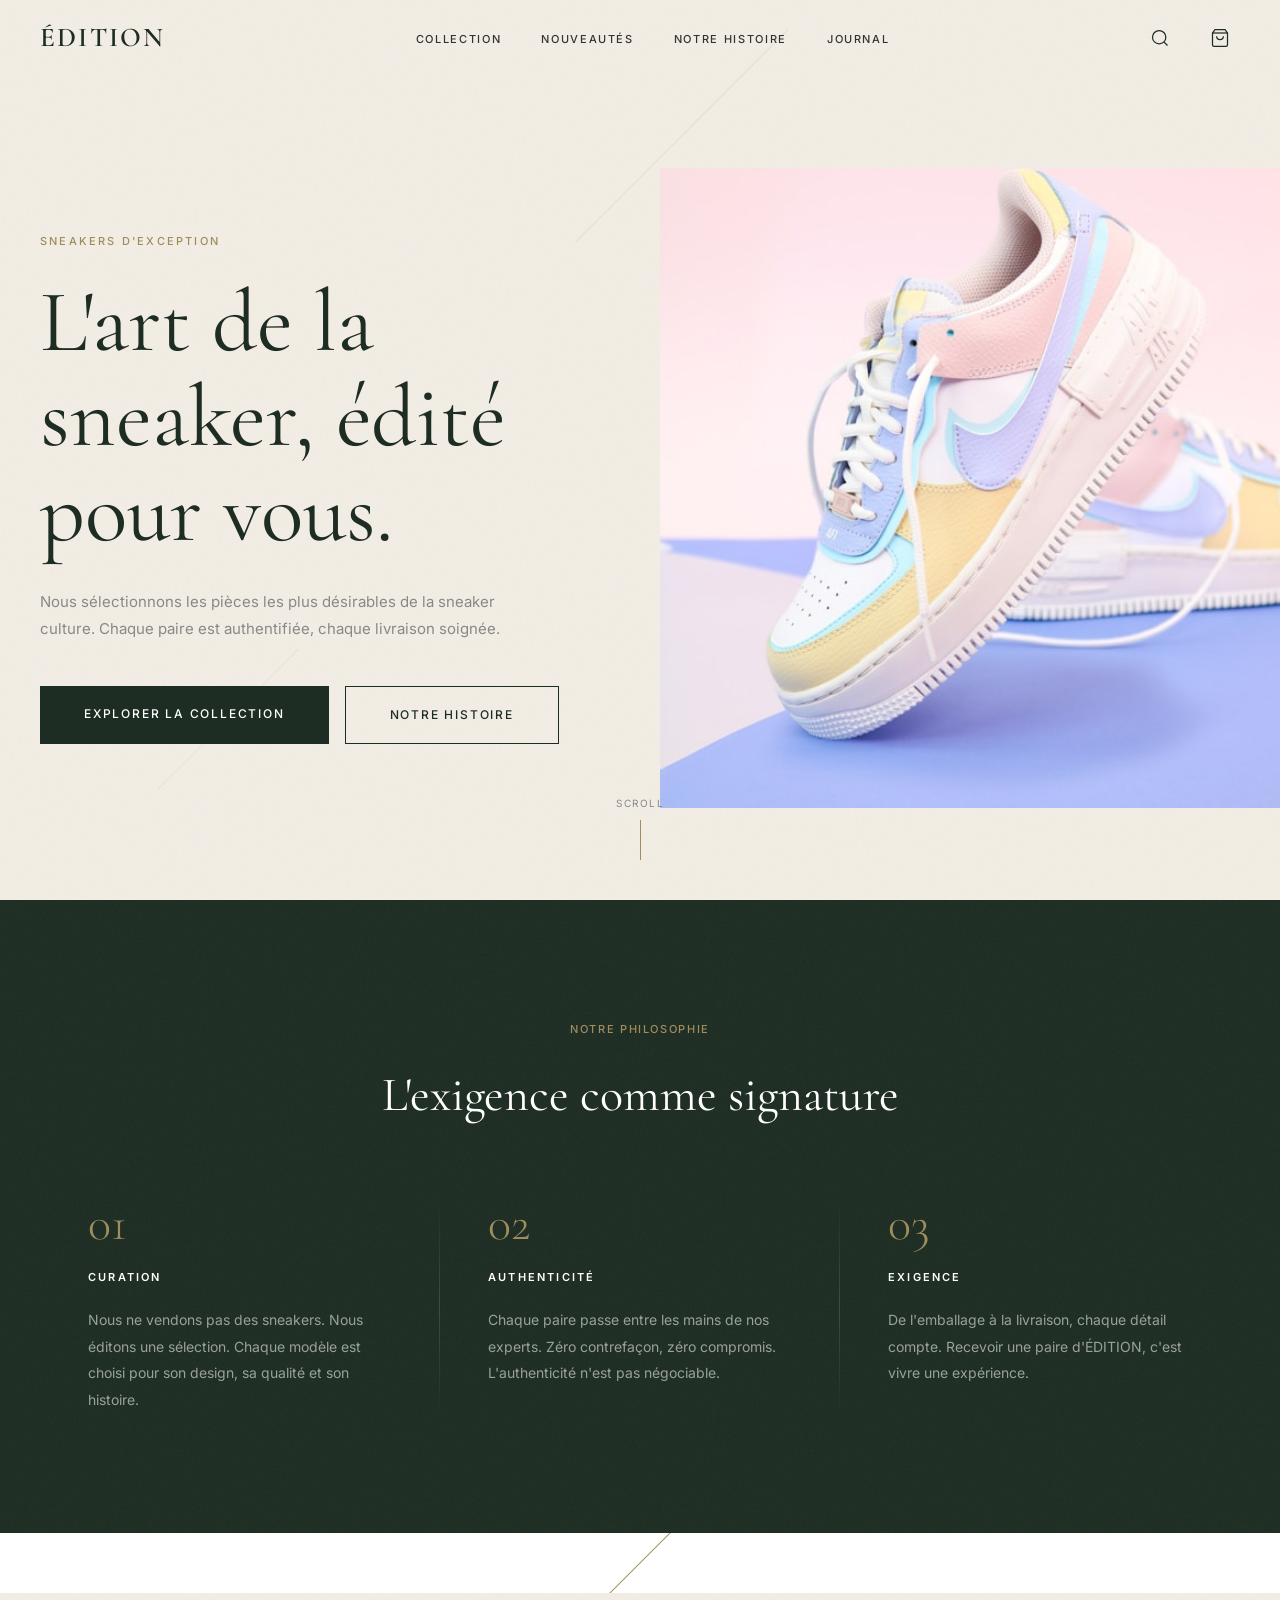
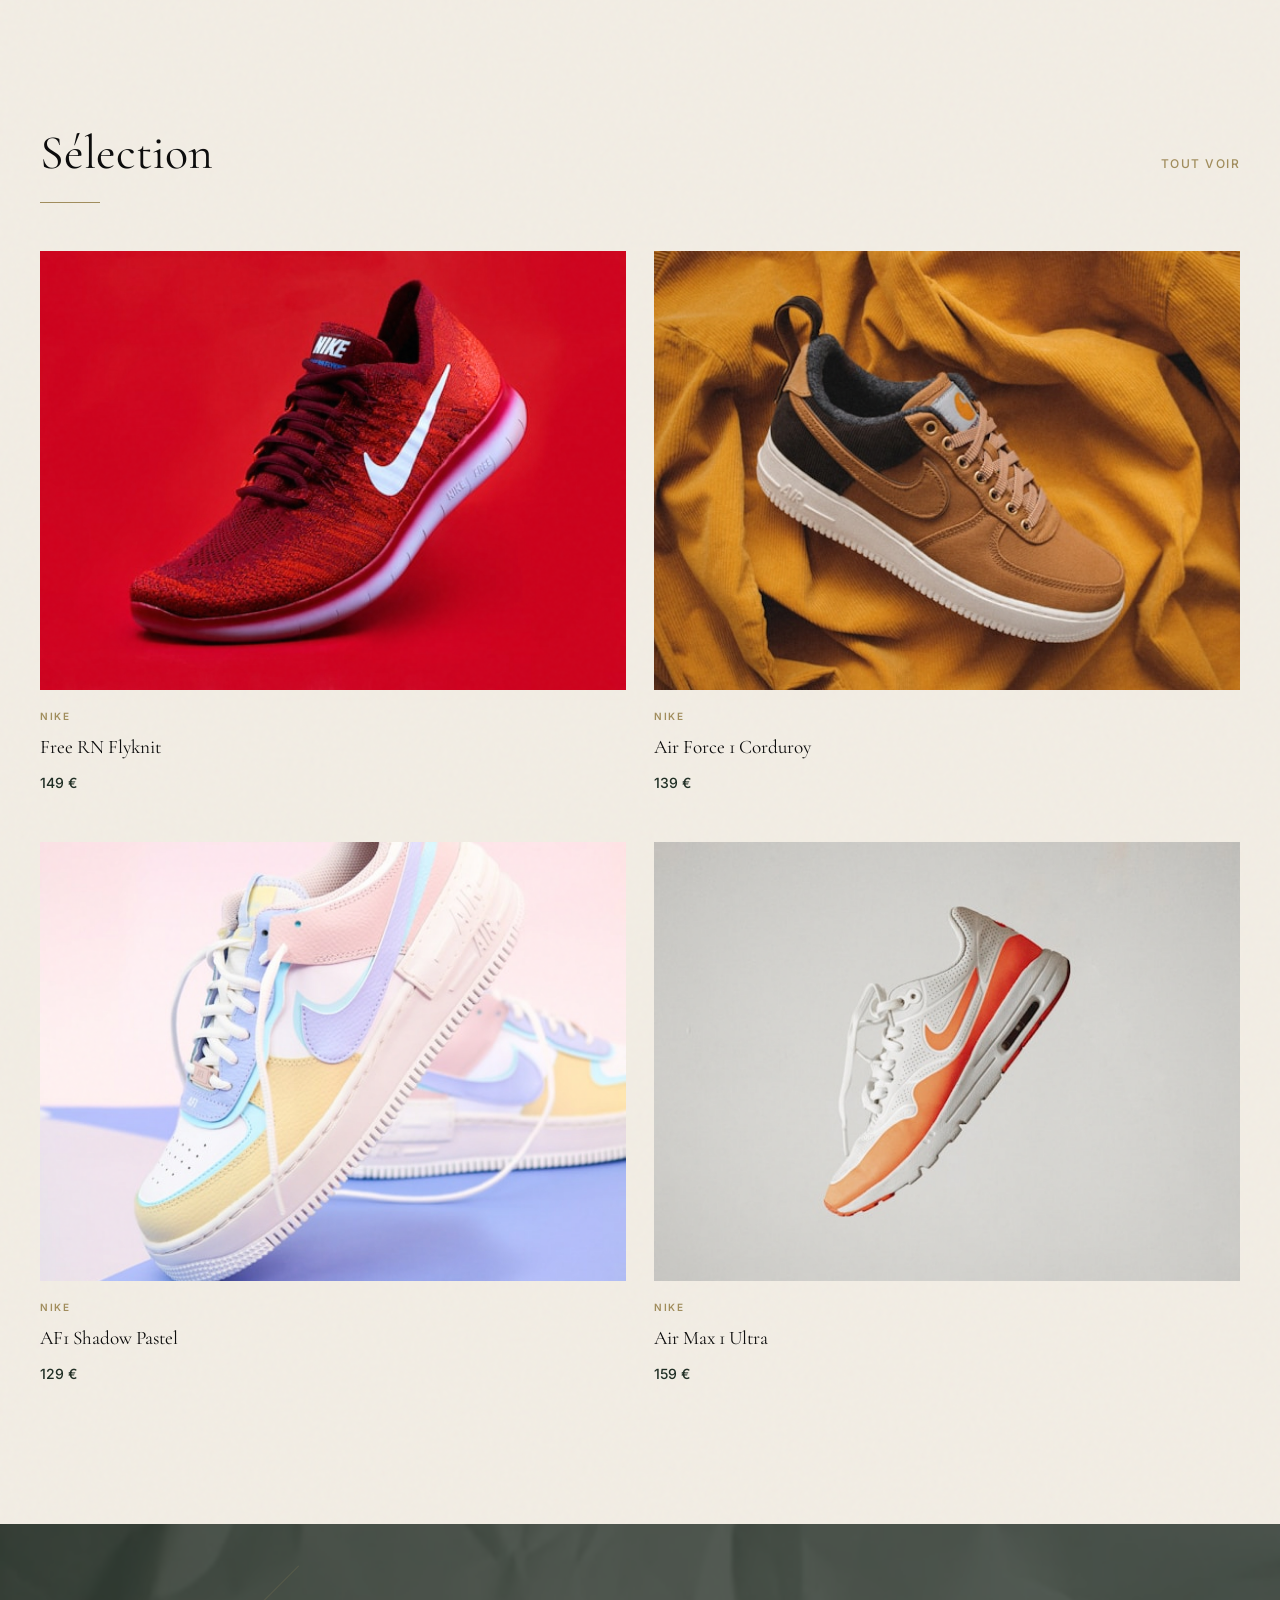
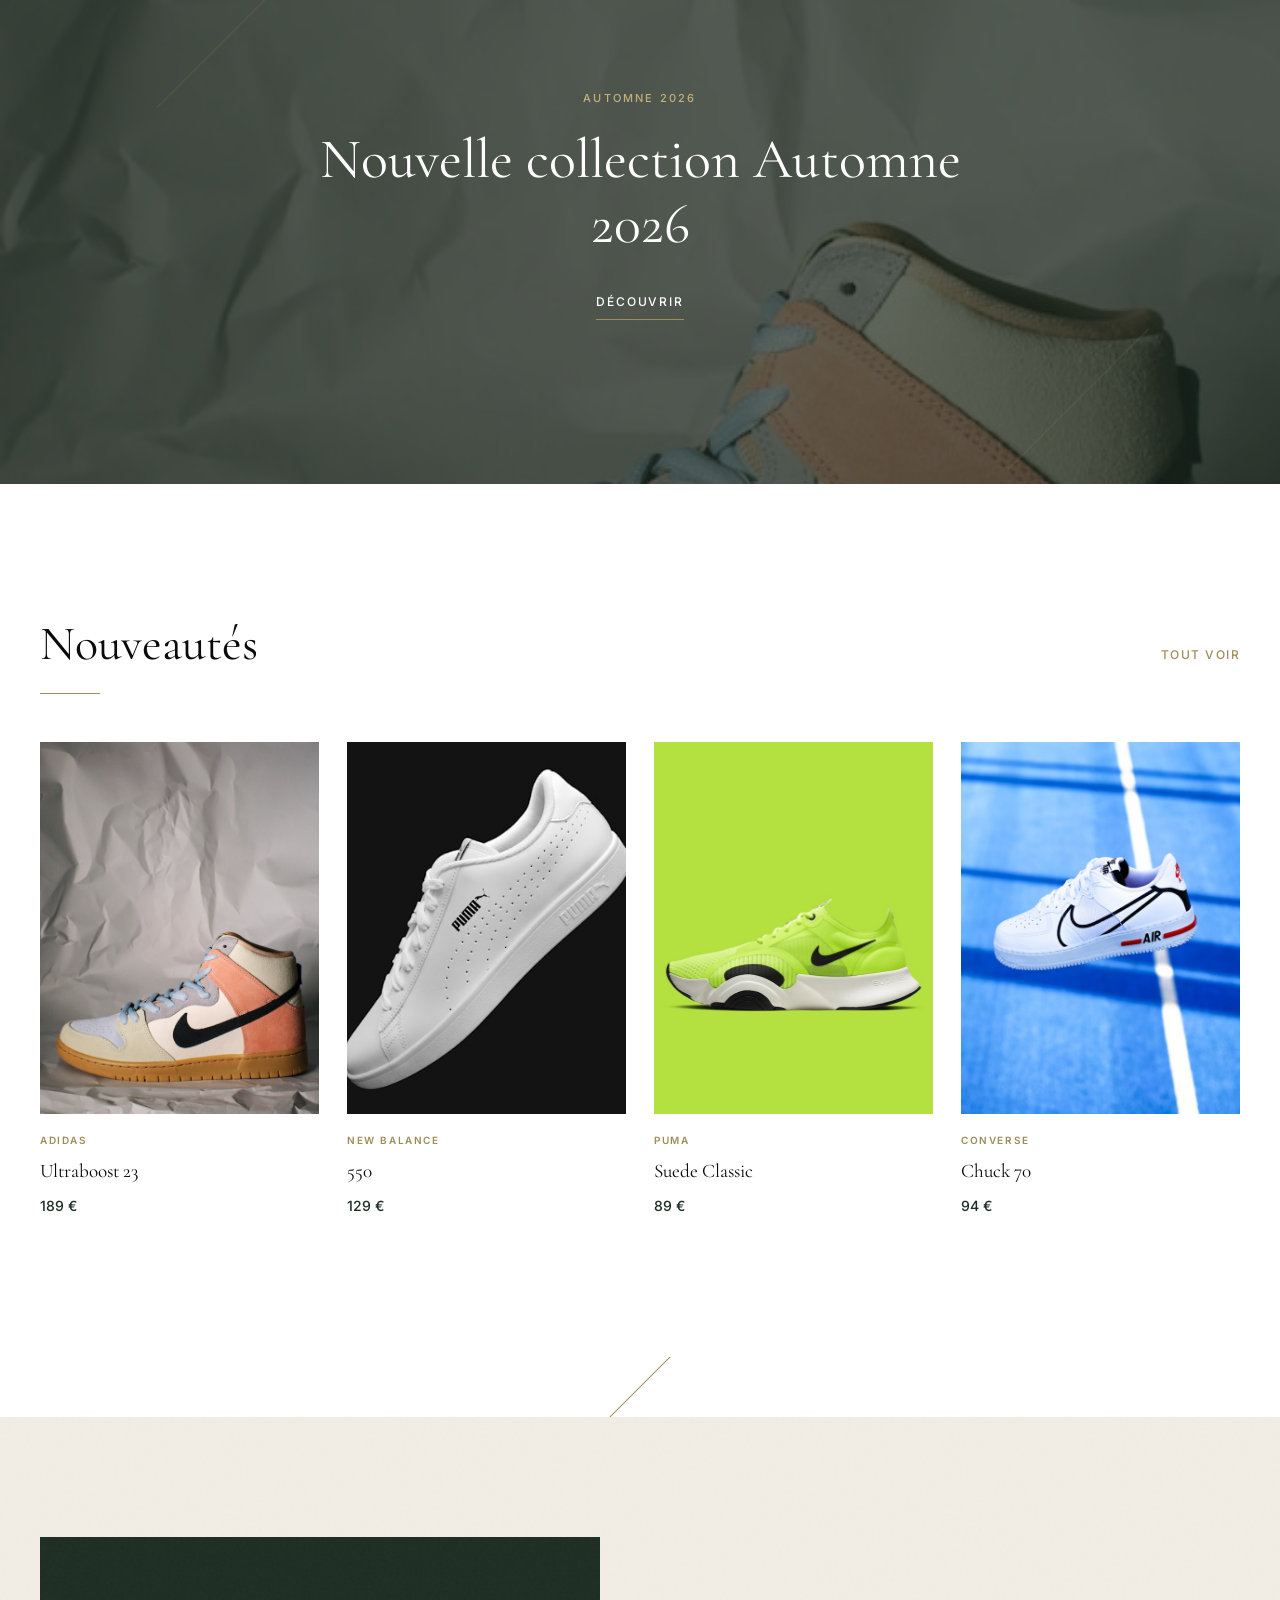
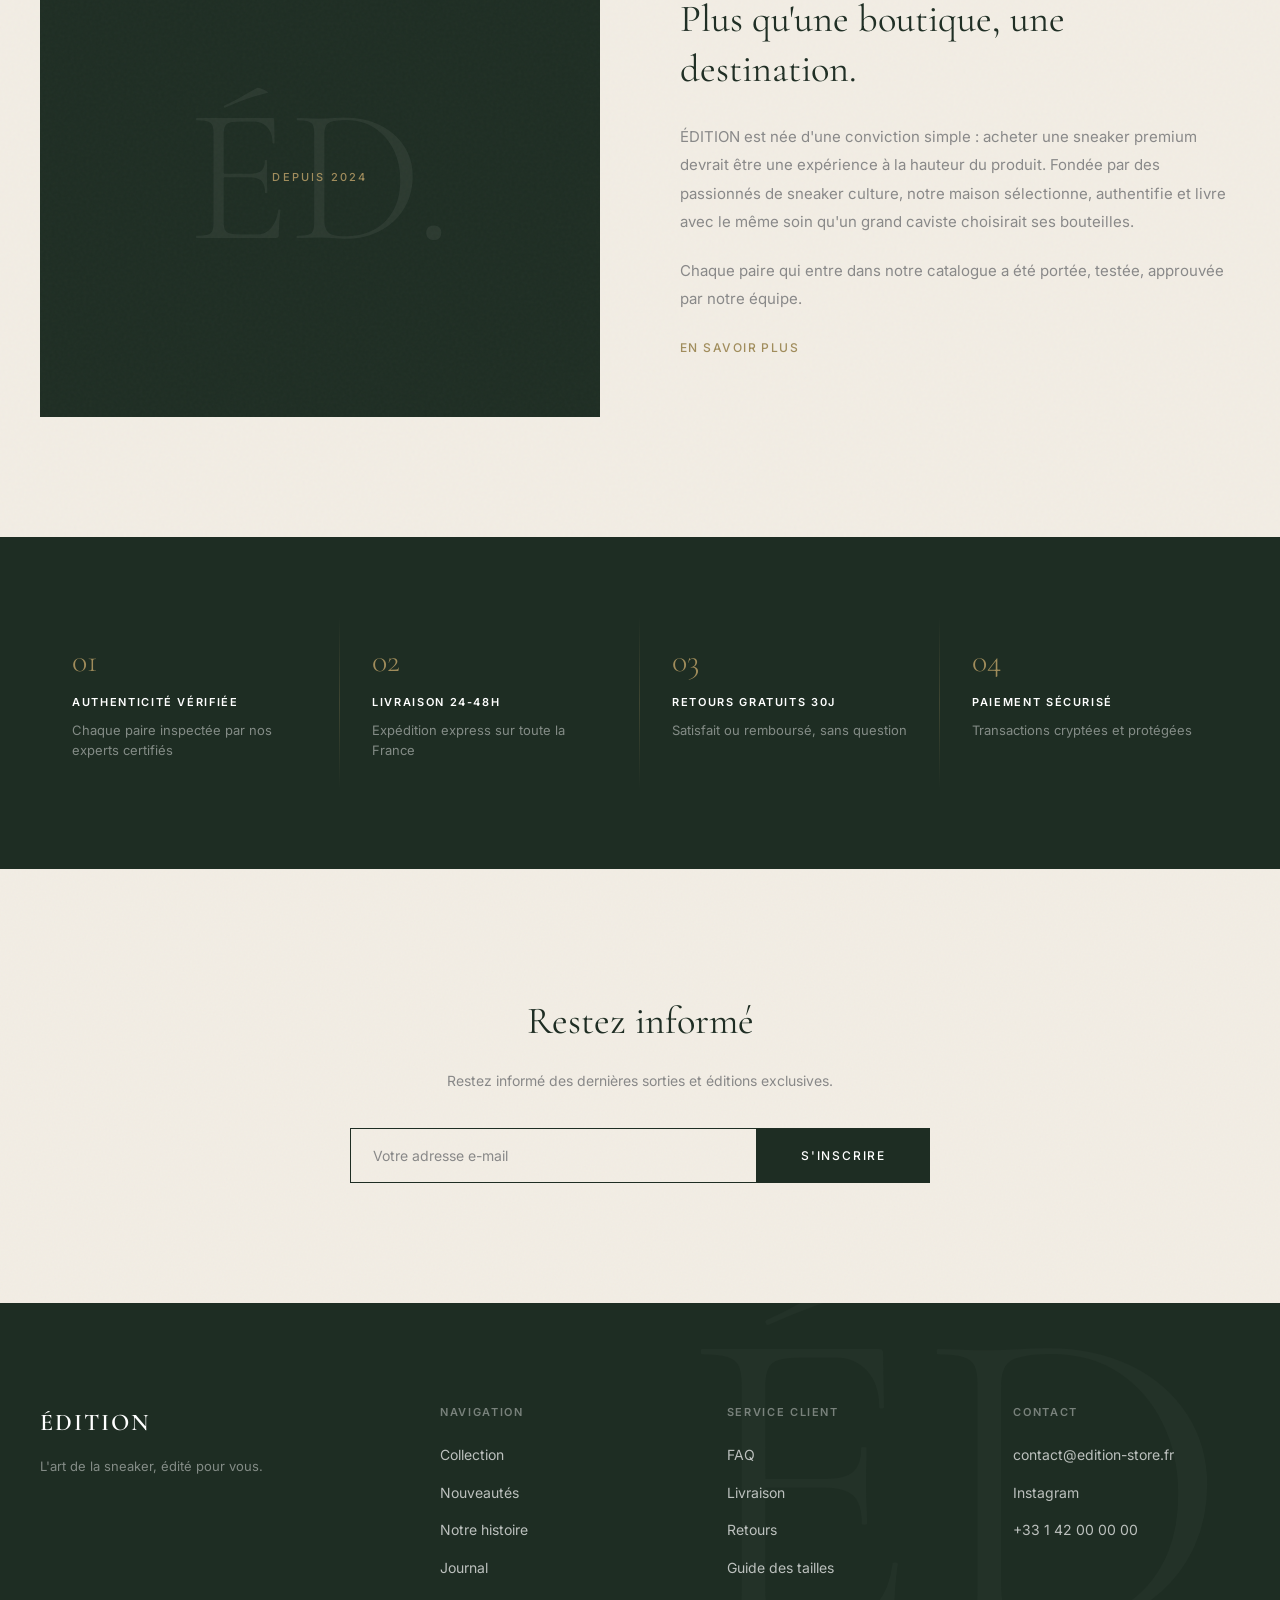
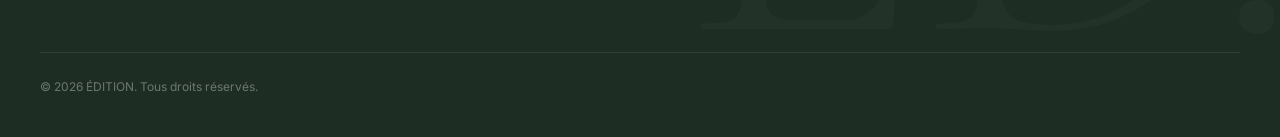
<file: index.html>
<!DOCTYPE html>
<html lang="fr">
<head>
    <meta charset="UTF-8">
    <meta name="viewport" content="width=device-width, initial-scale=1.0">
    <title>ÉDITION — L'art de la sneaker, édité pour vous</title>
    <link rel="preconnect" href="https://fonts.googleapis.com">
    <link rel="preconnect" href="https://fonts.gstatic.com" crossorigin>
    <link href="https://fonts.googleapis.com/css2?family=Cormorant+Garamond:ital,wght@0,300;0,400;0,500;0,600;0,700;1,400;1,500&family=Inter:wght@300;400;500;600&display=swap" rel="stylesheet">
    <link rel="stylesheet" href="style.css">
</head>
<body>

    <!-- NAVBAR -->
    <nav class="navbar" id="navbar">
        <div class="navbar-inner">
            <a href="index.html" class="navbar-logo">ÉDITION</a>
            <ul class="navbar-links" id="navLinks">
                <li><a href="shop.html">COLLECTION</a></li>
                <li><a href="shop.html">NOUVEAUTÉS</a></li>
                <li><a href="#histoire">NOTRE HISTOIRE</a></li>
                <li><a href="#journal">JOURNAL</a></li>
            </ul>
            <div class="navbar-actions">
                <button class="icon-btn search-btn" aria-label="Rechercher">
                    <svg width="20" height="20" viewBox="0 0 24 24" fill="none" stroke="currentColor" stroke-width="1.5">
                        <circle cx="11" cy="11" r="8"/><path d="m21 21-4.35-4.35"/>
                    </svg>
                </button>
                <a href="#" class="icon-btn cart-btn" aria-label="Panier">
                    <svg width="20" height="20" viewBox="0 0 24 24" fill="none" stroke="currentColor" stroke-width="1.5">
                        <path d="M6 2L3 6v14a2 2 0 002 2h14a2 2 0 002-2V6l-3-4z"/><line x1="3" y1="6" x2="21" y2="6"/><path d="M16 10a4 4 0 01-8 0"/>
                    </svg>
                    <span class="cart-badge" id="cartBadge">0</span>
                </a>
                <button class="hamburger" id="hamburger" aria-label="Menu">
                    <span></span><span></span><span></span>
                </button>
            </div>
        </div>
    </nav>

    <!-- HERO -->
    <section class="hero grain">
        <div class="hero-slash"></div>
        <div class="hero-slash-2"></div>
        <div class="hero-inner">
            <div class="hero-text">
                <span class="hero-label">SNEAKERS D'EXCEPTION</span>
                <h1 class="hero-title">L'art de la sneaker, édité pour vous.</h1>
                <p class="hero-desc">Nous sélectionnons les pièces les plus désirables de la sneaker culture. Chaque paire est authentifiée, chaque livraison soignée.</p>
                <div class="hero-buttons">
                    <a href="shop.html" class="btn btn-primary">Explorer la collection</a>
                    <a href="#histoire" class="btn btn-outline">Notre histoire</a>
                </div>
            </div>
            <div class="hero-image">
                <img src="img/sneaker-3.jpg" alt="AF1 Shadow Pastel">
            </div>
        </div>
        <div class="scroll-indicator" id="scrollIndicator">
            <span>Scroll</span>
            <div class="scroll-arrow"></div>
        </div>
    </section>

    <!-- BRAND DNA -->
    <section class="brand-dna grain">
        <div class="container">
            <span class="section-label reveal">NOTRE PHILOSOPHIE</span>
            <h2 class="section-title reveal">L'exigence comme signature</h2>
            <div class="dna-grid">
                <div class="dna-item reveal">
                    <span class="dna-number">01</span>
                    <h3 class="dna-label">CURATION</h3>
                    <p>Nous ne vendons pas des sneakers. Nous éditons une sélection. Chaque modèle est choisi pour son design, sa qualité et son histoire.</p>
                </div>
                <div class="dna-item reveal">
                    <span class="dna-number">02</span>
                    <h3 class="dna-label">AUTHENTICITÉ</h3>
                    <p>Chaque paire passe entre les mains de nos experts. Zéro contrefaçon, zéro compromis. L'authenticité n'est pas négociable.</p>
                </div>
                <div class="dna-item reveal">
                    <span class="dna-number">03</span>
                    <h3 class="dna-label">EXIGENCE</h3>
                    <p>De l'emballage à la livraison, chaque détail compte. Recevoir une paire d'ÉDITION, c'est vivre une expérience.</p>
                </div>
            </div>
        </div>
    </section>

    <!-- SLASH SEPARATOR -->
    <div class="slash-separator"></div>

    <!-- SÉLECTION -->
    <section class="section-products bg-cream grain">
        <div class="container">
            <div class="section-header reveal">
                <h2 class="section-title section-title-underline">Sélection</h2>
                <a href="shop.html" class="section-link">Tout voir</a>
            </div>
            <div class="product-grid product-grid-2x2 reveal" id="featuredGrid"></div>
        </div>
    </section>

    <!-- BANNER -->
    <section class="banner">
        <img src="img/sneaker-5.jpg" alt="Collection Automne 2026" class="banner-img">
        <div class="banner-overlay">
            <div class="banner-slash banner-slash-1"></div>
            <div class="banner-slash banner-slash-2"></div>
            <span class="banner-label reveal">AUTOMNE 2026</span>
            <h2 class="banner-title reveal">Nouvelle collection Automne 2026</h2>
            <a href="shop.html" class="banner-link reveal">Découvrir</a>
        </div>
    </section>

    <!-- NOUVEAUTÉS -->
    <section class="section-products bg-white">
        <div class="container">
            <div class="section-header reveal">
                <h2 class="section-title section-title-underline">Nouveautés</h2>
                <a href="shop.html" class="section-link">Tout voir</a>
            </div>
            <div class="product-grid product-grid-4 reveal" id="newGrid"></div>
        </div>
    </section>

    <!-- SLASH SEPARATOR -->
    <div class="slash-separator"></div>

    <!-- NOTRE HISTOIRE -->
    <section class="notre-histoire grain" id="histoire">
        <div class="container">
            <div class="histoire-grid">
                <div class="histoire-image-block reveal">
                    <span class="histoire-monogram">ÉD.</span>
                    <span class="histoire-image-label">DEPUIS 2024</span>
                </div>
                <div class="histoire-right reveal">
                    <h2 class="histoire-quote">Plus qu'une boutique, une destination.</h2>
                    <p>ÉDITION est née d'une conviction simple : acheter une sneaker premium devrait être une expérience à la hauteur du produit. Fondée par des passionnés de sneaker culture, notre maison sélectionne, authentifie et livre avec le même soin qu'un grand caviste choisirait ses bouteilles.</p>
                    <p>Chaque paire qui entre dans notre catalogue a été portée, testée, approuvée par notre équipe.</p>
                    <a href="#" class="text-link">En savoir plus</a>
                </div>
            </div>
        </div>
    </section>

    <!-- SERVICES -->
    <section class="services">
        <div class="container">
            <div class="services-grid">
                <div class="service-item reveal">
                    <span class="service-number">01</span>
                    <span class="service-label">AUTHENTICITÉ VÉRIFIÉE</span>
                    <p>Chaque paire inspectée par nos experts certifiés</p>
                </div>
                <div class="service-item reveal">
                    <span class="service-number">02</span>
                    <span class="service-label">LIVRAISON 24-48H</span>
                    <p>Expédition express sur toute la France</p>
                </div>
                <div class="service-item reveal">
                    <span class="service-number">03</span>
                    <span class="service-label">RETOURS GRATUITS 30J</span>
                    <p>Satisfait ou remboursé, sans question</p>
                </div>
                <div class="service-item reveal">
                    <span class="service-number">04</span>
                    <span class="service-label">PAIEMENT SÉCURISÉ</span>
                    <p>Transactions cryptées et protégées</p>
                </div>
            </div>
        </div>
    </section>

    <!-- NEWSLETTER -->
    <section class="newsletter grain" id="journal">
        <div class="container">
            <div class="newsletter-inner reveal">
                <h2 class="newsletter-title">Restez informé</h2>
                <p class="newsletter-desc">Restez informé des dernières sorties et éditions exclusives.</p>
                <form class="newsletter-form" id="newsletterForm">
                    <input type="email" placeholder="Votre adresse e-mail" required>
                    <button type="submit" class="btn btn-primary">S'inscrire</button>
                </form>
            </div>
        </div>
    </section>

    <!-- FOOTER -->
    <footer class="footer">
        <span class="footer-watermark">ÉD.</span>
        <div class="container">
            <div class="footer-grid">
                <div class="footer-brand">
                    <a href="index.html" class="footer-logo">ÉDITION</a>
                    <p class="footer-tagline">L'art de la sneaker, édité pour vous.</p>
                </div>
                <div class="footer-col">
                    <h4 class="footer-heading">Navigation</h4>
                    <ul>
                        <li><a href="shop.html">Collection</a></li>
                        <li><a href="shop.html">Nouveautés</a></li>
                        <li><a href="#histoire">Notre histoire</a></li>
                        <li><a href="#journal">Journal</a></li>
                    </ul>
                </div>
                <div class="footer-col">
                    <h4 class="footer-heading">Service client</h4>
                    <ul>
                        <li><a href="#">FAQ</a></li>
                        <li><a href="#">Livraison</a></li>
                        <li><a href="#">Retours</a></li>
                        <li><a href="#">Guide des tailles</a></li>
                    </ul>
                </div>
                <div class="footer-col">
                    <h4 class="footer-heading">Contact</h4>
                    <ul>
                        <li><a href="mailto:contact@edition-store.fr">contact@edition-store.fr</a></li>
                        <li><a href="#">Instagram</a></li>
                        <li><a href="tel:+33142000000">+33 1 42 00 00 00</a></li>
                    </ul>
                </div>
            </div>
            <div class="footer-bottom">
                <p>&copy; 2026 ÉDITION. Tous droits réservés.</p>
            </div>
        </div>
    </footer>

    <script src="script.js"></script>
    <script>
        renderProductGrid('featuredGrid', [1,2,3,4]);
        renderProductGrid('newGrid', [5,6,7,8]);
    </script>
</body>
</html>
</file>
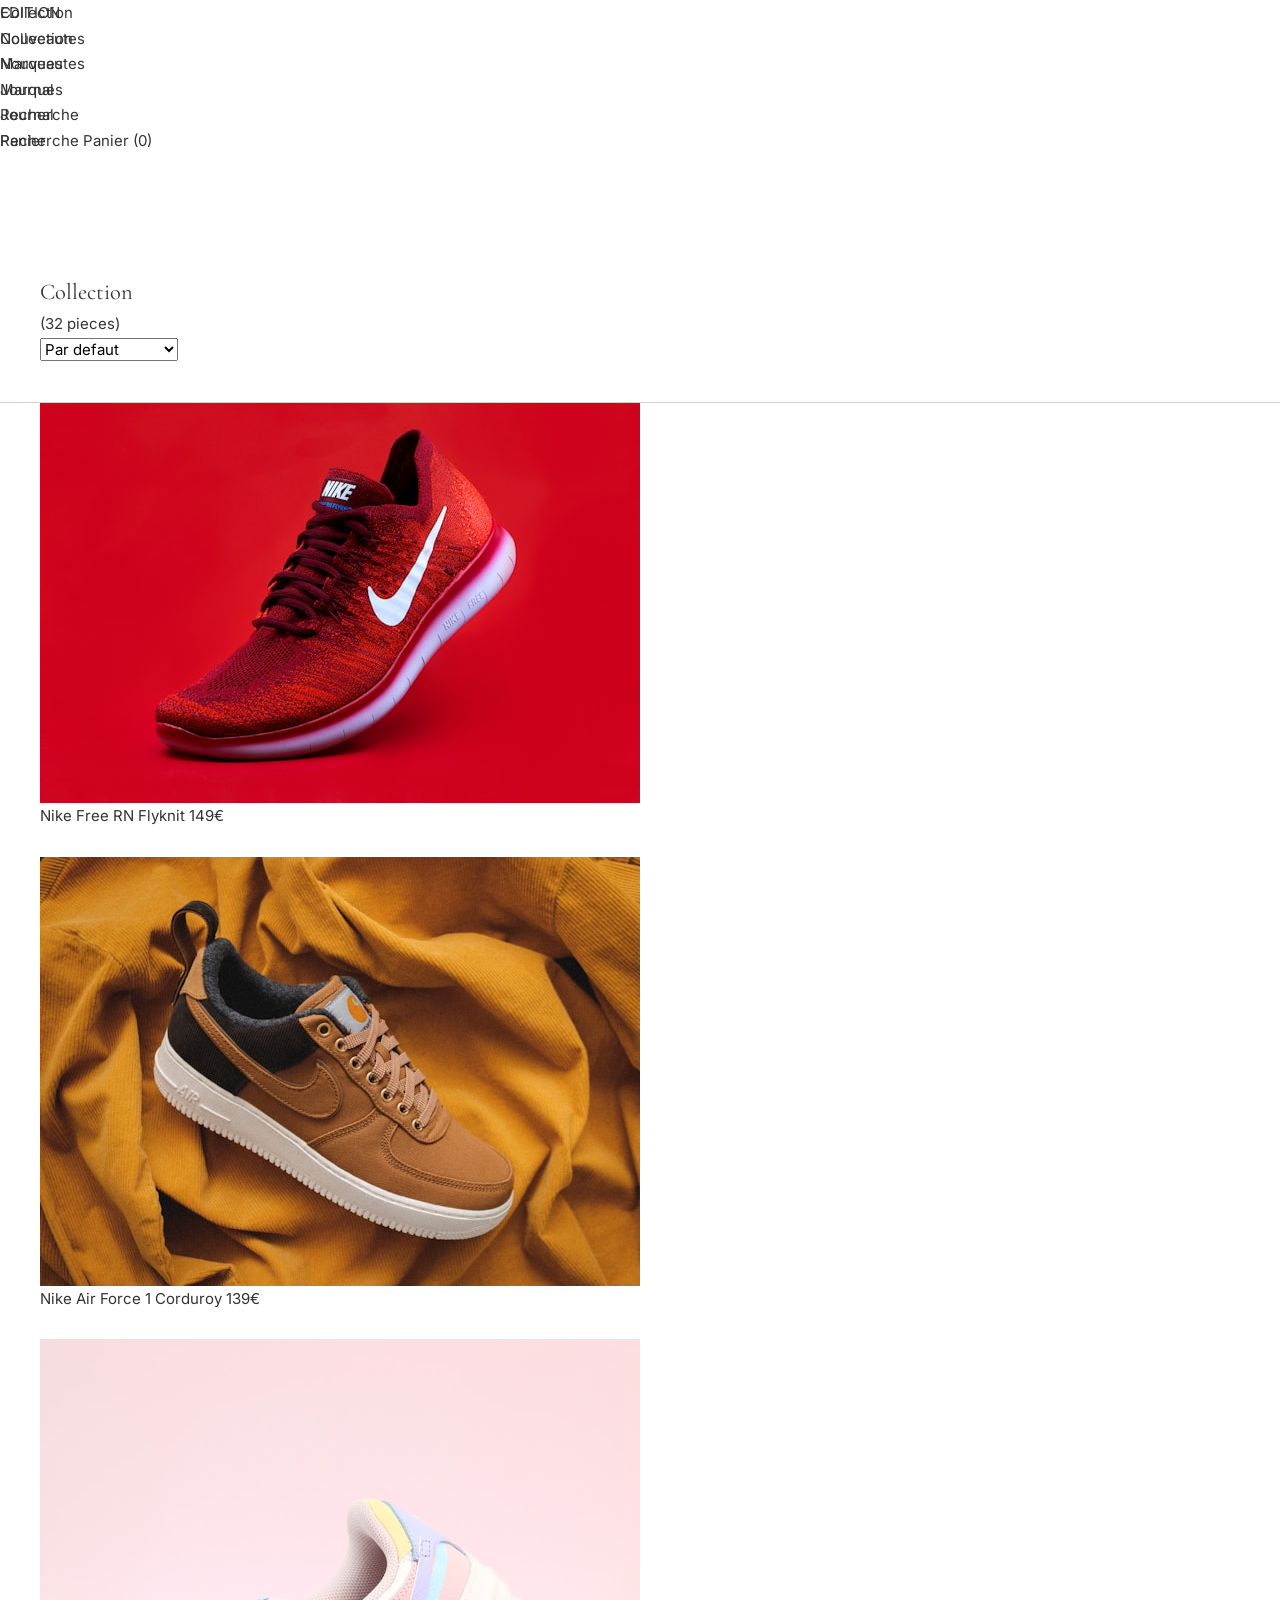
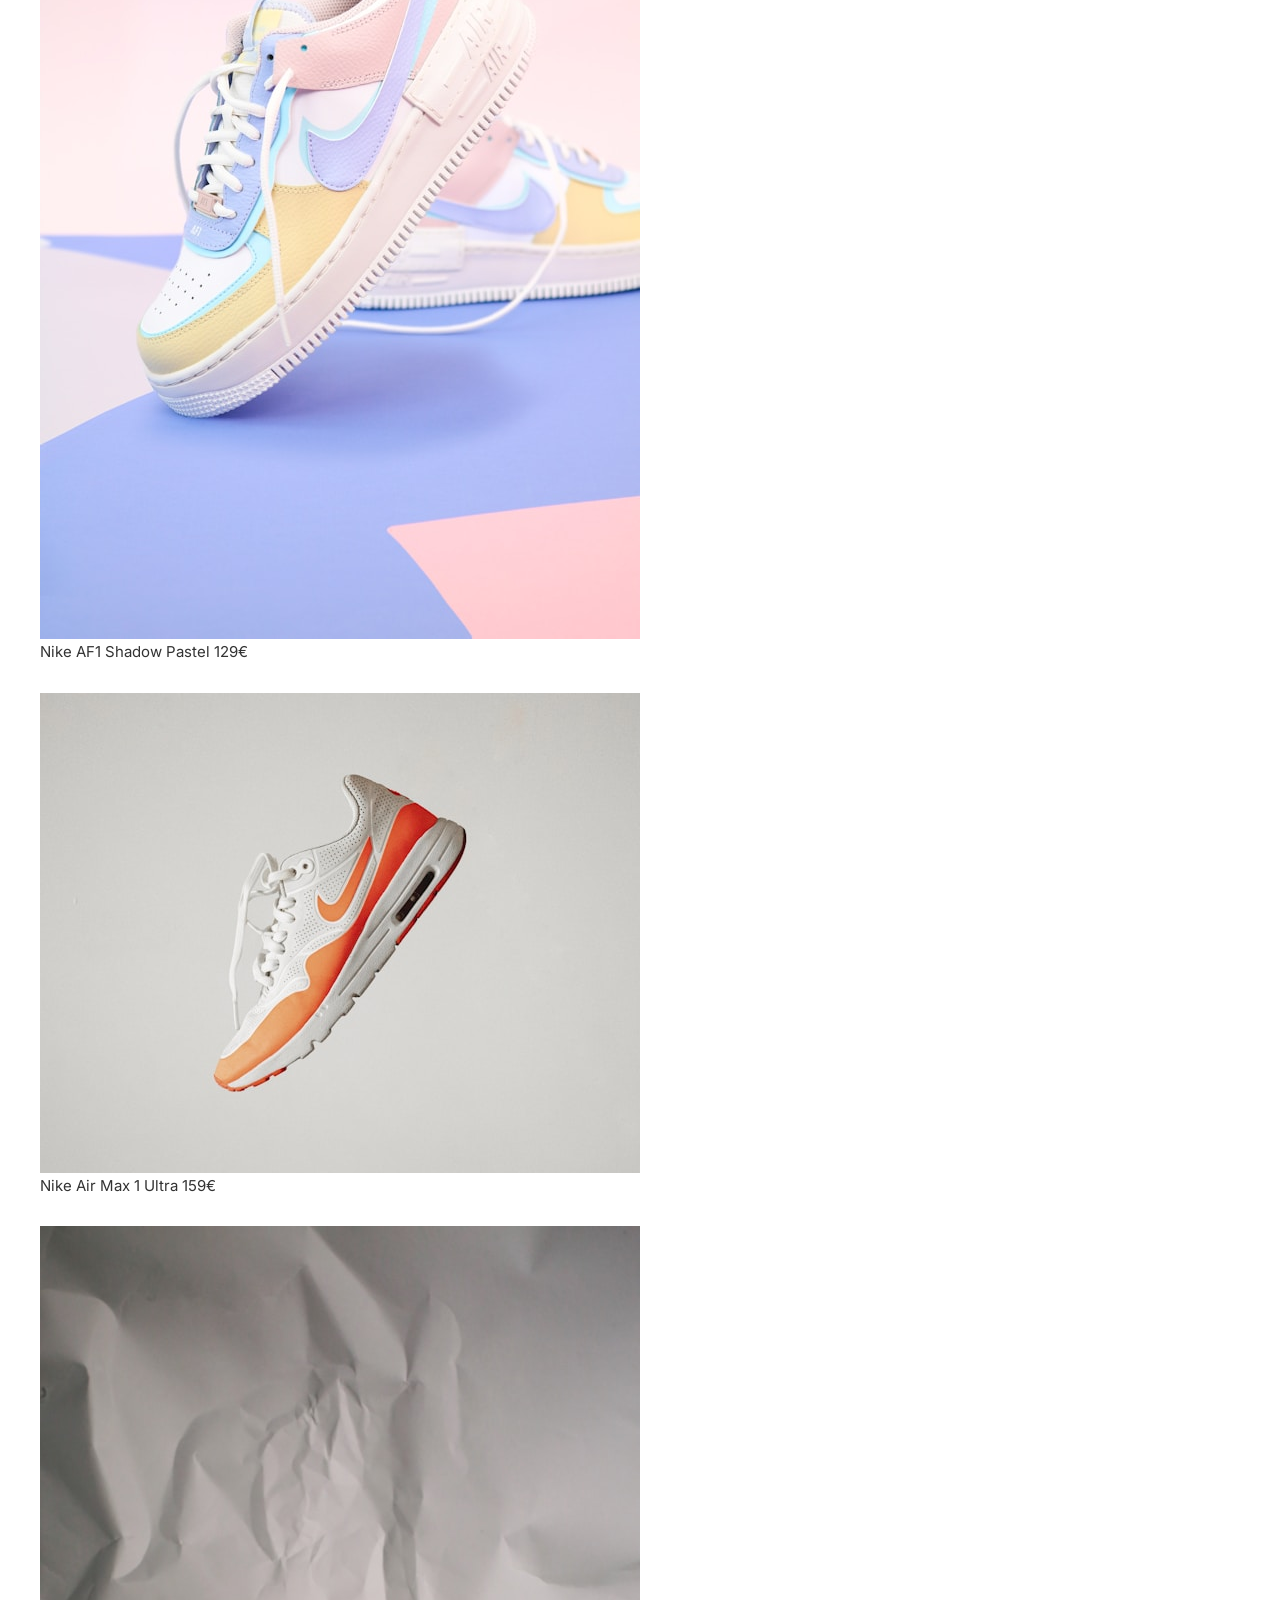
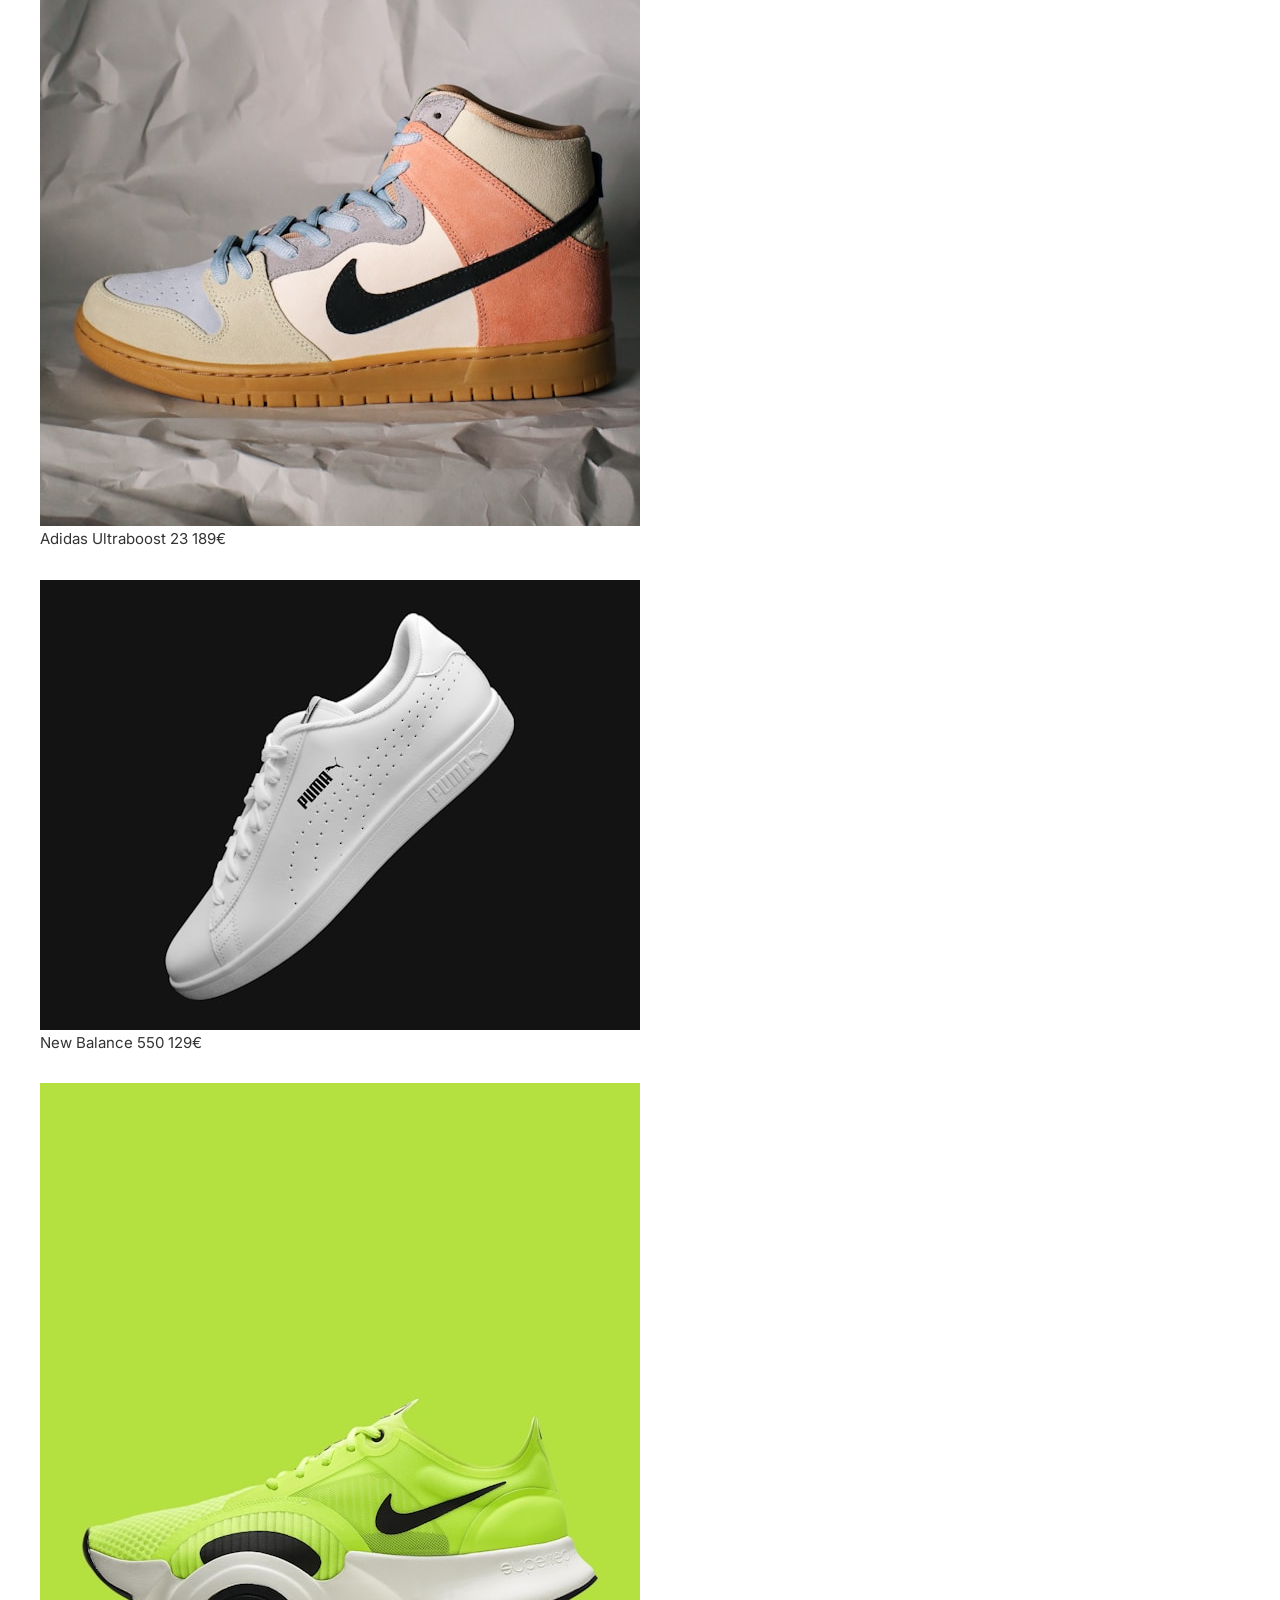
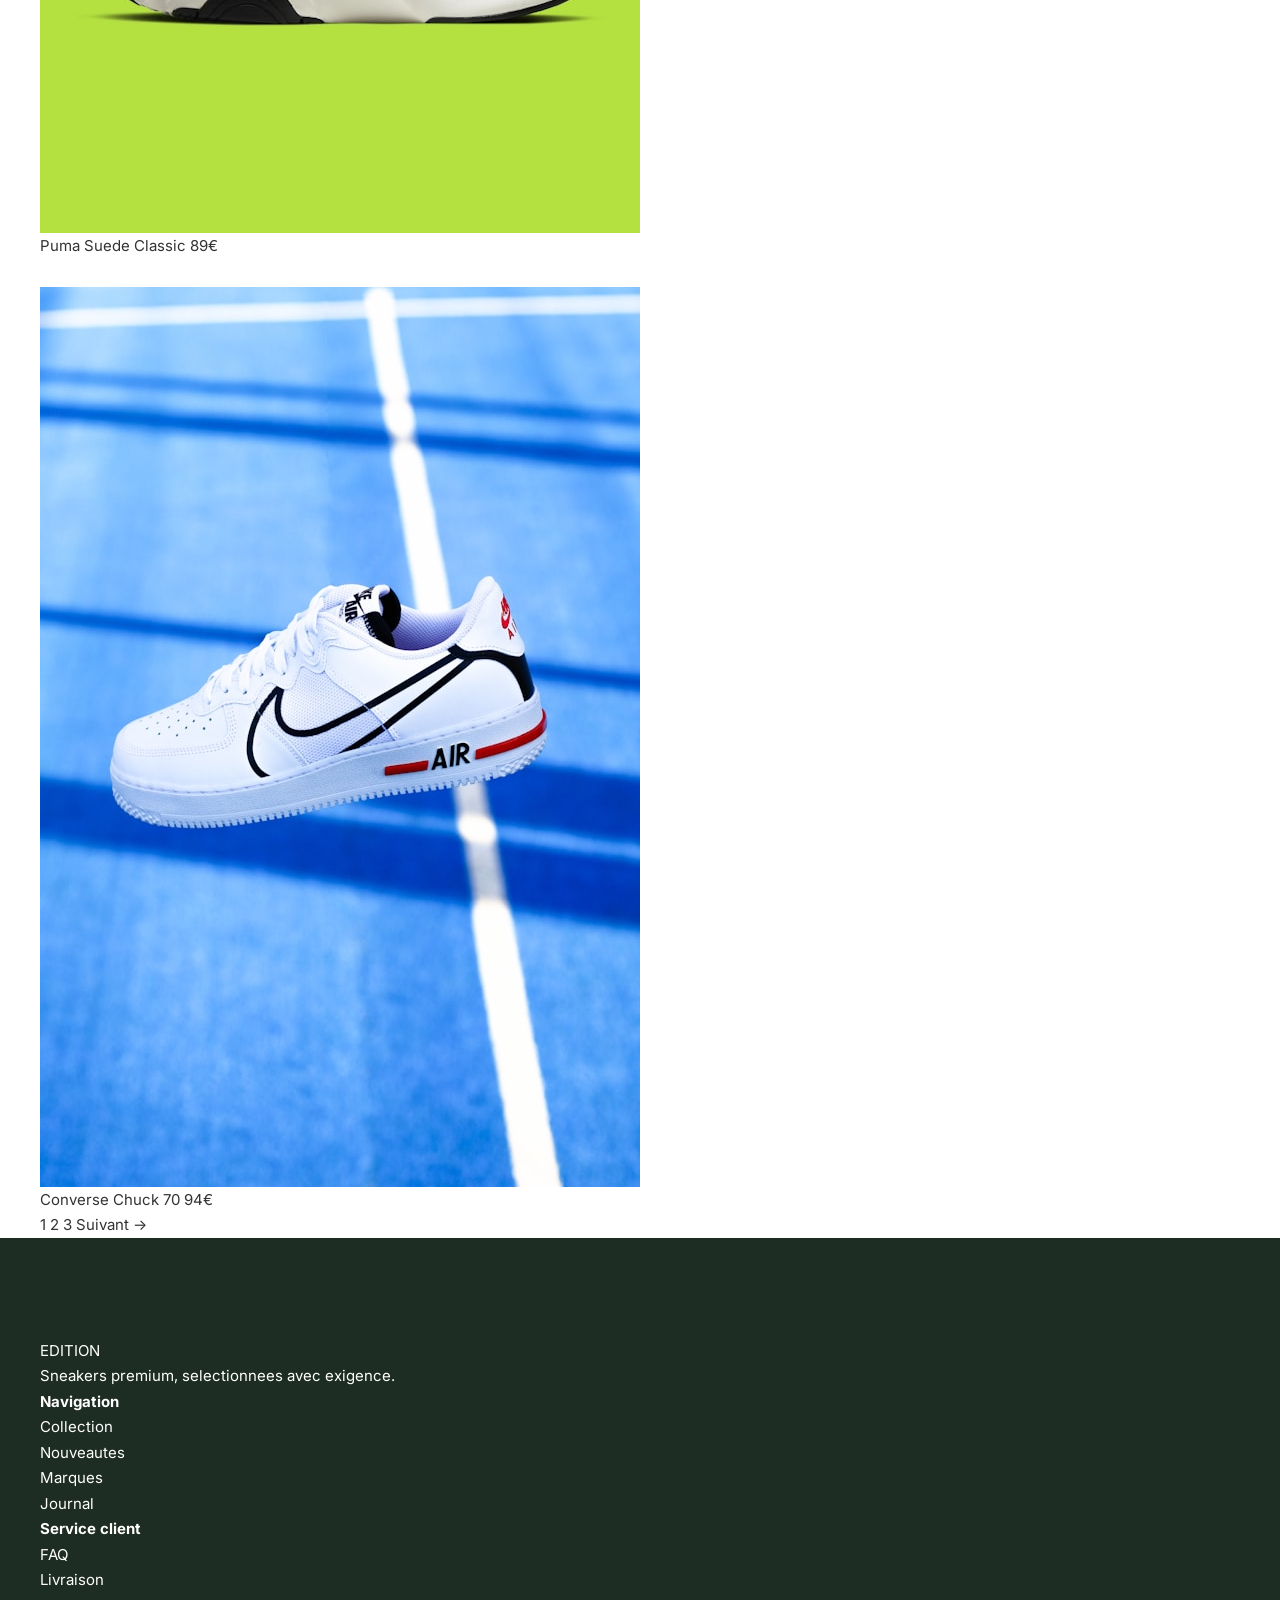
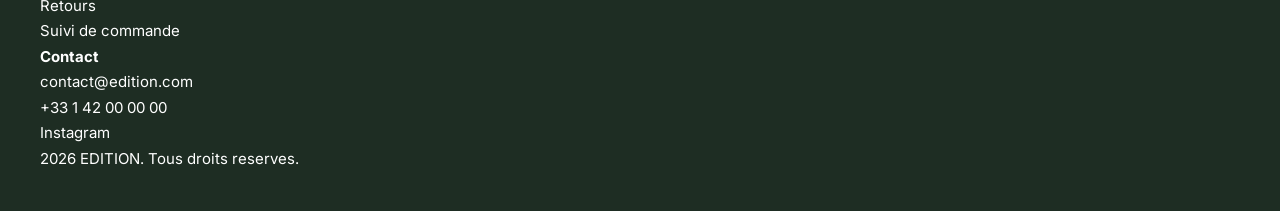
<file: product.html>
<!DOCTYPE html>
<html lang="fr">
<head>
    <meta charset="UTF-8">
    <meta name="viewport" content="width=device-width, initial-scale=1.0">
    <title>Produit — ÉDITION</title>
    <link rel="preconnect" href="https://fonts.googleapis.com">
    <link rel="preconnect" href="https://fonts.gstatic.com" crossorigin>
    <link href="https://fonts.googleapis.com/css2?family=Cormorant+Garamond:ital,wght@0,300;0,400;0,500;0,600;0,700;1,400;1,500&family=Inter:wght@300;400;500;600&display=swap" rel="stylesheet">
    <link rel="stylesheet" href="style.css">
</head>
<body>

    <!-- NAVBAR -->
    <nav class="navbar" id="navbar">
        <div class="navbar-inner">
            <a href="index.html" class="navbar-logo">ÉDITION</a>
            <ul class="navbar-links" id="navLinks">
                <li><a href="shop.html">COLLECTION</a></li>
                <li><a href="shop.html">NOUVEAUTÉS</a></li>
                <li><a href="index.html#histoire">NOTRE HISTOIRE</a></li>
                <li><a href="index.html#journal">JOURNAL</a></li>
            </ul>
            <div class="navbar-actions">
                <button class="icon-btn search-btn" aria-label="Rechercher">
                    <svg width="20" height="20" viewBox="0 0 24 24" fill="none" stroke="currentColor" stroke-width="1.5">
                        <circle cx="11" cy="11" r="8"/><path d="m21 21-4.35-4.35"/>
                    </svg>
                </button>
                <a href="#" class="icon-btn cart-btn" aria-label="Panier">
                    <svg width="20" height="20" viewBox="0 0 24 24" fill="none" stroke="currentColor" stroke-width="1.5">
                        <path d="M6 2L3 6v14a2 2 0 002 2h14a2 2 0 002-2V6l-3-4z"/><line x1="3" y1="6" x2="21" y2="6"/><path d="M16 10a4 4 0 01-8 0"/>
                    </svg>
                    <span class="cart-badge" id="cartBadge">0</span>
                </a>
                <button class="hamburger" id="hamburger" aria-label="Menu">
                    <span></span><span></span><span></span>
                </button>
            </div>
        </div>
    </nav>

    <!-- PRODUCT DETAIL -->
    <section class="product-detail">
        <div class="container">
            <nav class="breadcrumb" id="breadcrumb"></nav>
            <div class="product-detail-grid">
                <div class="product-detail-image">
                    <img id="productImage" src="" alt="">
                </div>
                <div class="product-detail-info">
                    <span class="product-detail-brand" id="productBrand"></span>
                    <h1 class="product-detail-name" id="productName"></h1>
                    <span class="product-detail-price" id="productPrice"></span>
                    <p class="product-detail-desc" id="productDesc"></p>
                    <div class="product-detail-story">
                        <h3 class="product-detail-story-label">L'HISTOIRE</h3>
                        <p id="productStory"></p>
                    </div>
                    <div class="size-selector">
                        <span class="size-label">TAILLE</span>
                        <div class="size-grid" id="sizeGrid">
                            <button class="size-btn" data-size="39">39</button>
                            <button class="size-btn" data-size="40">40</button>
                            <button class="size-btn" data-size="41">41</button>
                            <button class="size-btn" data-size="42">42</button>
                            <button class="size-btn" data-size="43">43</button>
                            <button class="size-btn" data-size="44">44</button>
                            <button class="size-btn" data-size="45">45</button>
                        </div>
                    </div>
                    <button class="btn btn-primary btn-add-to-cart-detail" id="addToCartDetail">AJOUTER AU PANIER</button>
                    <p class="product-detail-services">Authenticité garantie &middot; Livraison express &middot; Retours gratuits</p>
                </div>
            </div>
        </div>
    </section>

    <!-- VOUS AIMEREZ AUSSI -->
    <section class="section-products related-products">
        <div class="container">
            <h2 class="section-title">Vous aimerez aussi</h2>
            <div class="product-grid product-grid-4" id="relatedGrid"></div>
        </div>
    </section>

    <!-- FOOTER -->
    <footer class="footer">
        <div class="container">
            <div class="footer-grid">
                <div class="footer-brand">
                    <a href="index.html" class="footer-logo">ÉDITION</a>
                    <p class="footer-tagline">L'art de la sneaker, édité pour vous.</p>
                </div>
                <div class="footer-col">
                    <h4 class="footer-heading">Navigation</h4>
                    <ul>
                        <li><a href="shop.html">Collection</a></li>
                        <li><a href="shop.html">Nouveautés</a></li>
                        <li><a href="index.html#histoire">Notre histoire</a></li>
                        <li><a href="index.html#journal">Journal</a></li>
                    </ul>
                </div>
                <div class="footer-col">
                    <h4 class="footer-heading">Service client</h4>
                    <ul>
                        <li><a href="#">FAQ</a></li>
                        <li><a href="#">Livraison</a></li>
                        <li><a href="#">Retours</a></li>
                        <li><a href="#">Guide des tailles</a></li>
                    </ul>
                </div>
                <div class="footer-col">
                    <h4 class="footer-heading">Contact</h4>
                    <ul>
                        <li><a href="mailto:contact@edition-store.fr">contact@edition-store.fr</a></li>
                        <li><a href="#">Instagram</a></li>
                        <li><a href="tel:+33142000000">+33 1 42 00 00 00</a></li>
                    </ul>
                </div>
            </div>
            <div class="footer-bottom">
                <p>&copy; 2026 ÉDITION. Tous droits réservés.</p>
            </div>
        </div>
    </footer>

    <script src="script.js"></script>
    <script>initProductPage();</script>
</body>
</html>
</file>
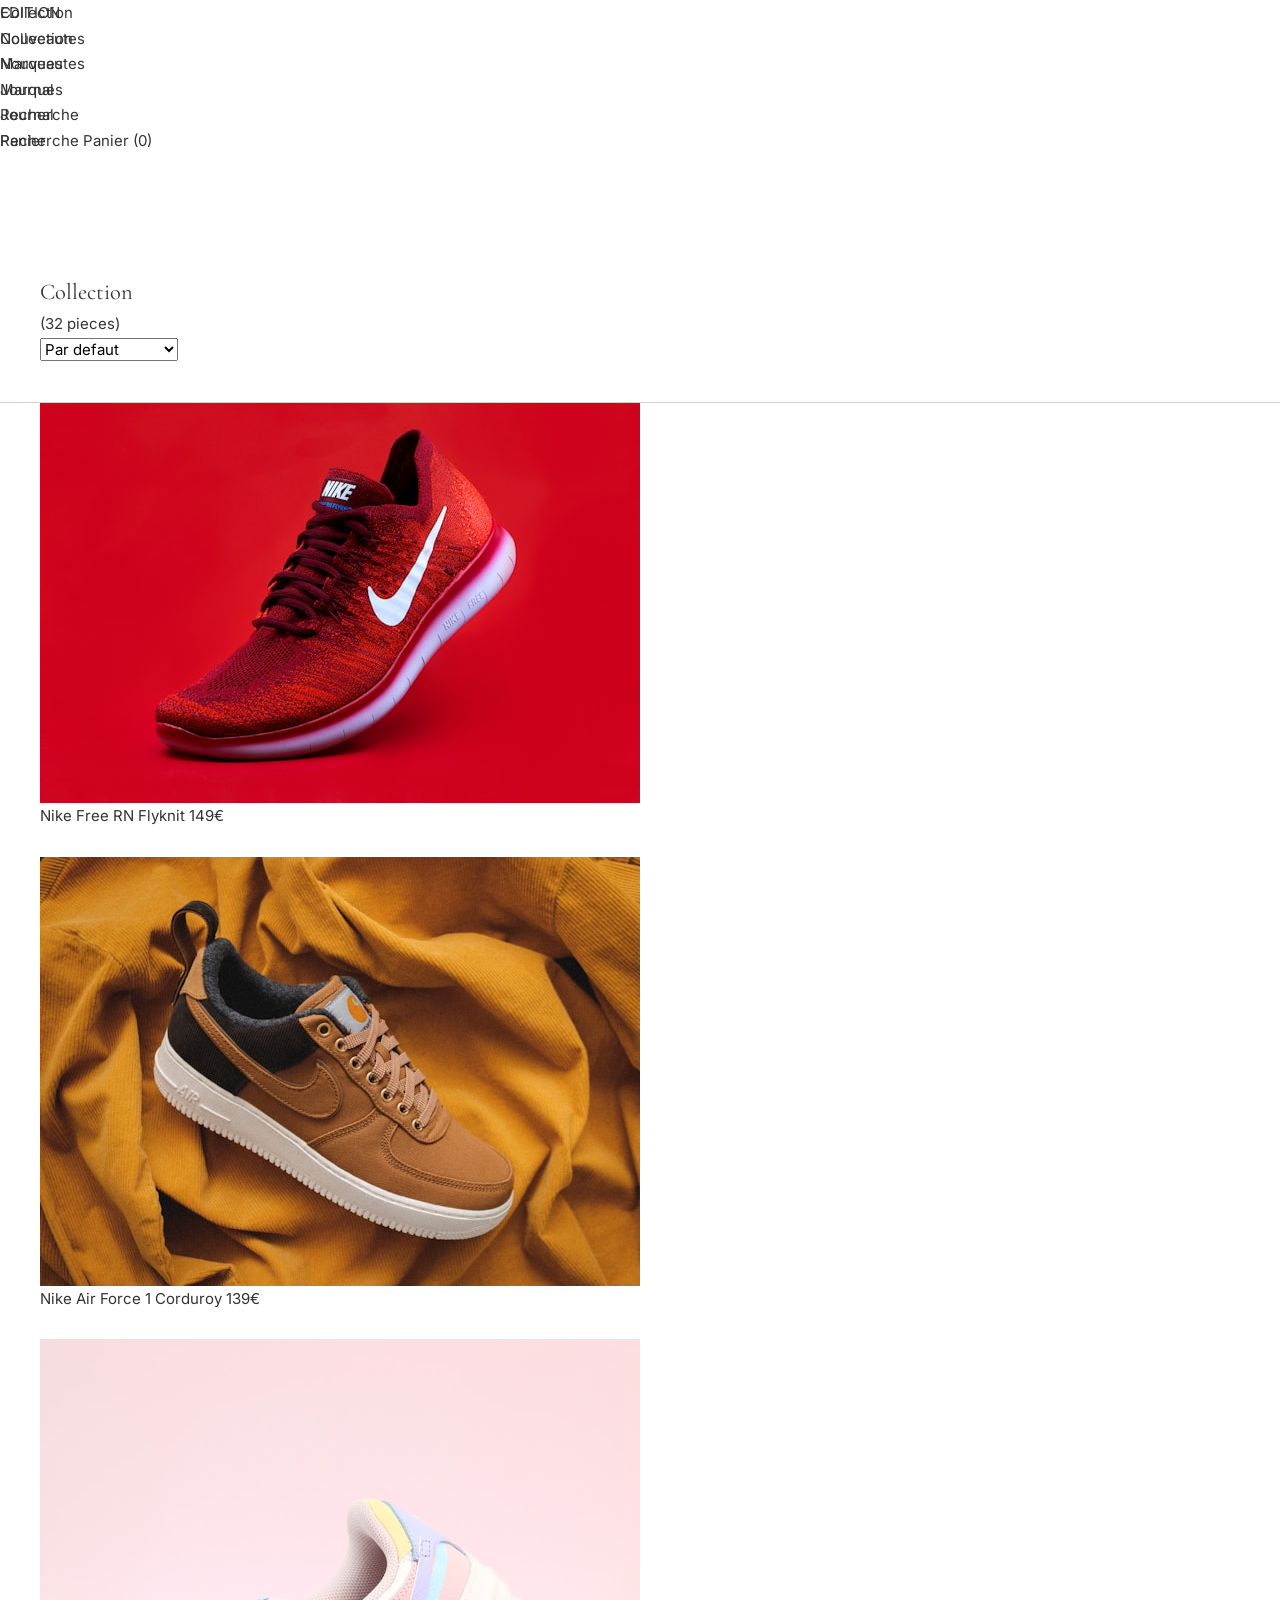
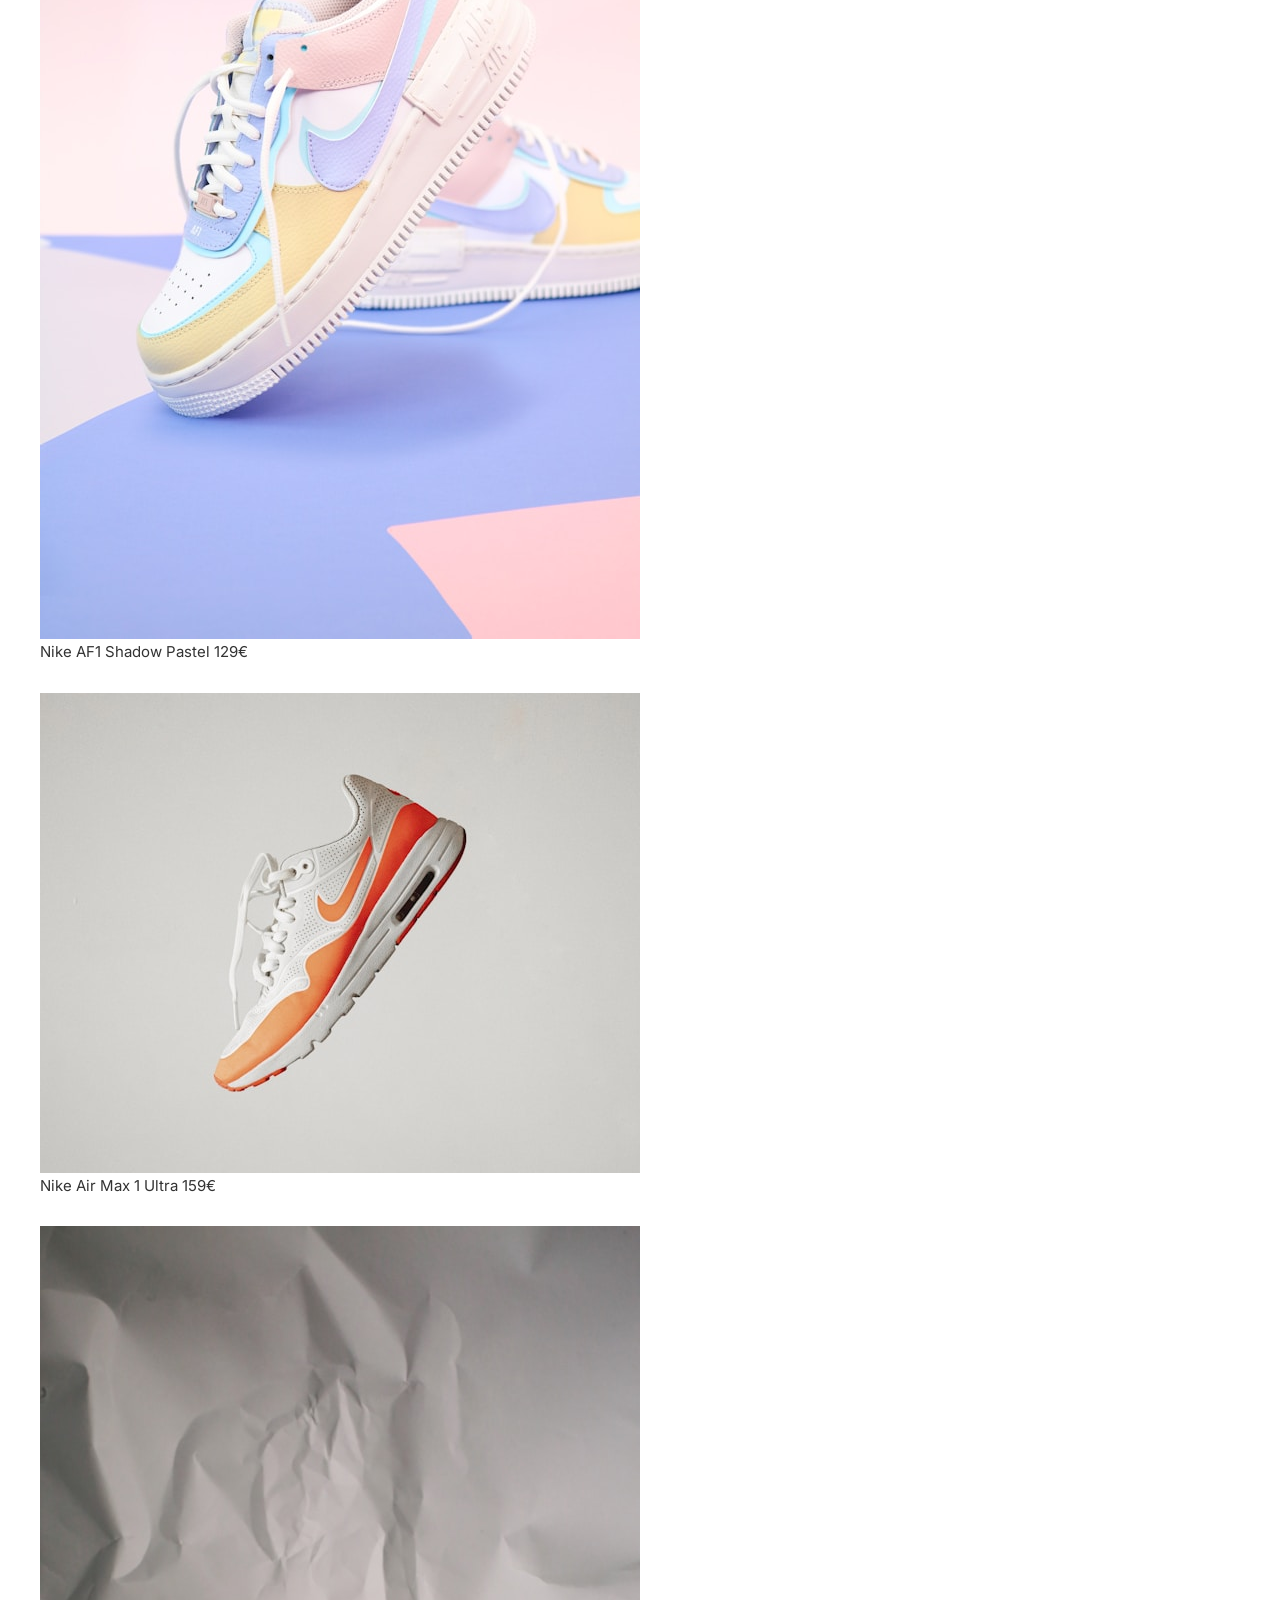
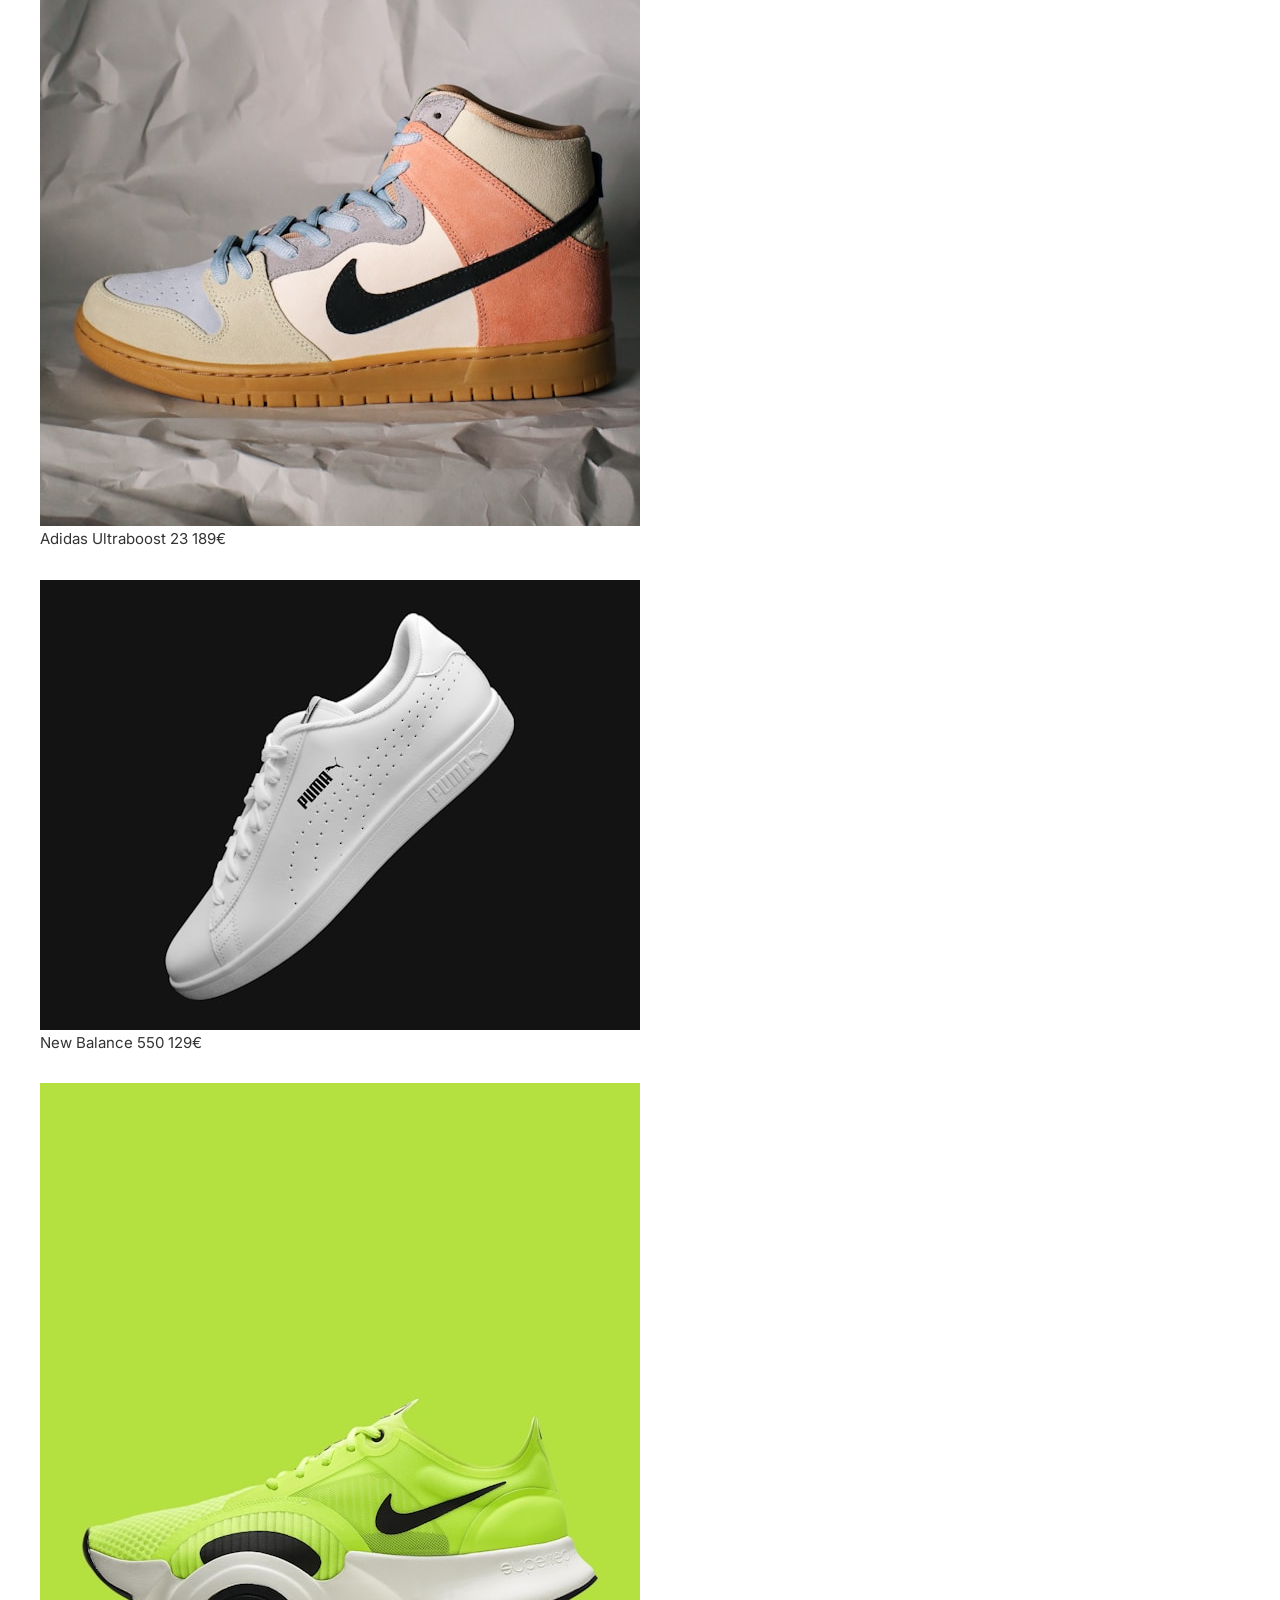
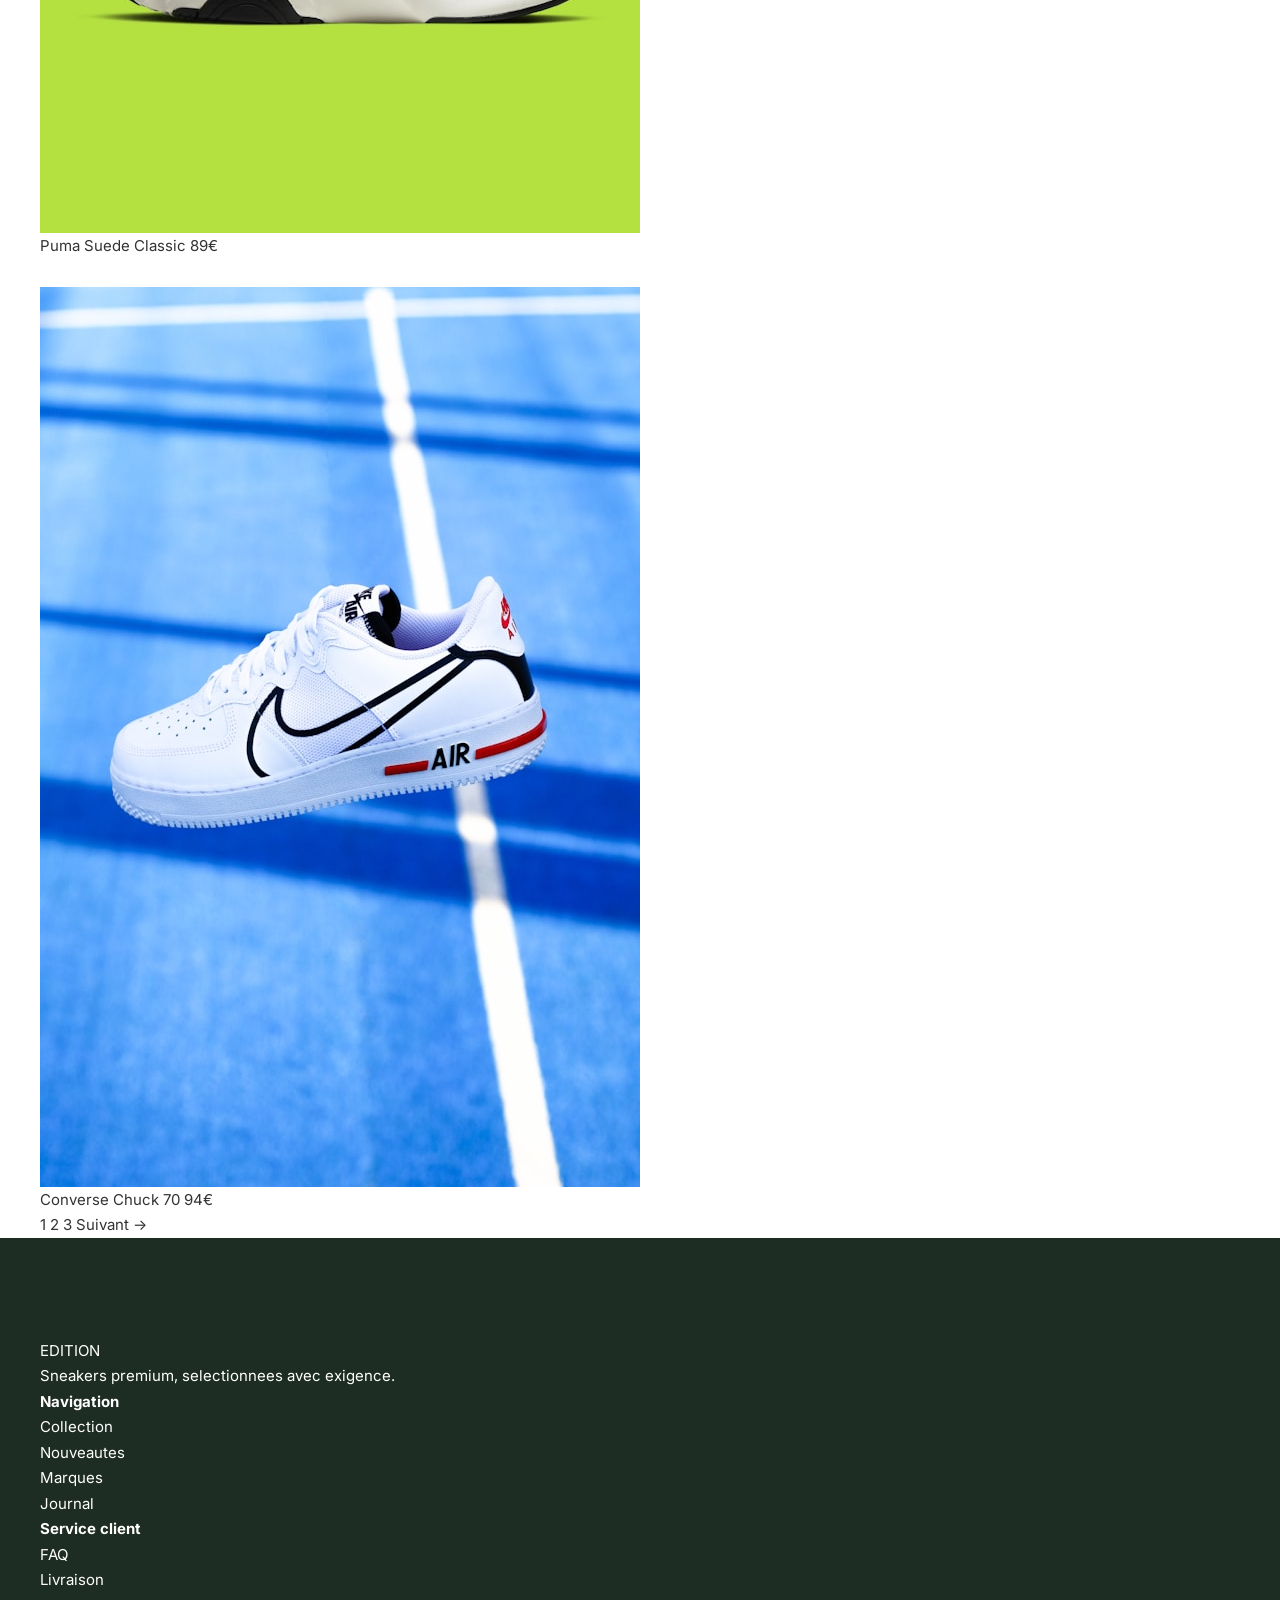
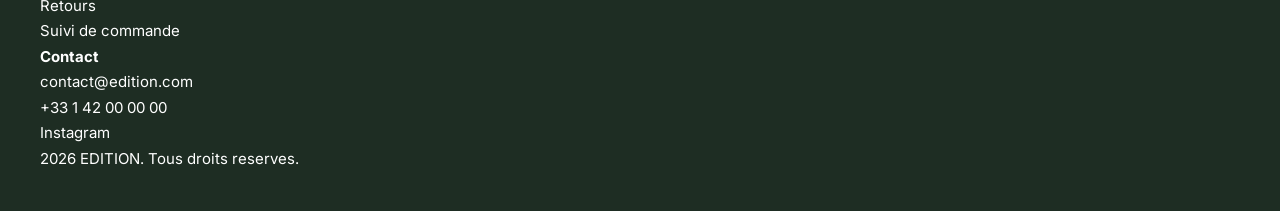
<file: shop.html>
<!DOCTYPE html>
<html lang="fr">
<head>
    <meta charset="UTF-8">
    <meta name="viewport" content="width=device-width, initial-scale=1.0">
    <title>Collection — EDITION</title>
    <link rel="preconnect" href="https://fonts.googleapis.com">
    <link rel="preconnect" href="https://fonts.gstatic.com" crossorigin>
    <link href="https://fonts.googleapis.com/css2?family=Cormorant+Garamond:ital,wght@0,300;0,400;0,500;0,600;1,300;1,400&family=Inter:wght@300;400;500&display=swap" rel="stylesheet">
    <link rel="stylesheet" href="style.css">
</head>
<body>

    <!-- Navbar -->
    <nav class="navbar" id="navbar">
        <div class="navbar__inner">
            <a href="index.html" class="navbar__logo">EDITION</a>
            <ul class="navbar__links">
                <li><a href="shop.html">Collection</a></li>
                <li><a href="shop.html">Nouveautes</a></li>
                <li><a href="#">Marques</a></li>
                <li><a href="#">Journal</a></li>
            </ul>
            <div class="navbar__right">
                <a href="#" class="navbar__icon">Recherche</a>
                <a href="#" class="navbar__icon navbar__cart">Panier (<span id="cart-count">0</span>)</a>
                <button class="navbar__hamburger" id="menu-toggle" aria-label="Menu">
                    <span></span>
                    <span></span>
                </button>
            </div>
        </div>
    </nav>

    <!-- Mobile Menu -->
    <div class="mobile-menu" id="mobile-menu">
        <div class="mobile-menu__inner">
            <ul class="mobile-menu__links">
                <li><a href="shop.html">Collection</a></li>
                <li><a href="shop.html">Nouveautes</a></li>
                <li><a href="#">Marques</a></li>
                <li><a href="#">Journal</a></li>
                <li><a href="#">Recherche</a></li>
                <li><a href="#">Panier</a></li>
            </ul>
        </div>
    </div>

    <!-- Shop Header -->
    <section class="shop-header">
        <div class="container">
            <div class="shop-header__inner">
                <div class="shop-header__left">
                    <h1 class="shop-header__title">Collection</h1>
                    <span class="shop-header__count">(32 pieces)</span>
                </div>
                <div class="shop-header__right">
                    <select class="shop-header__sort" id="sort-select">
                        <option value="default">Par defaut</option>
                        <option value="price-asc">Prix croissant</option>
                        <option value="price-desc">Prix decroissant</option>
                    </select>
                </div>
            </div>
        </div>
    </section>

    <!-- Product Grid -->
    <section class="shop-grid-section">
        <div class="container">
            <div class="product-grid product-grid--4col">
                <a href="#" class="product-card" data-add-cart data-price="149">
                    <div class="product-card__image">
                        <img src="img/sneaker-1.jpg" alt="Nike Free RN Flyknit">
                    </div>
                    <div class="product-card__info">
                        <span class="product-card__brand">Nike</span>
                        <span class="product-card__name">Free RN Flyknit</span>
                        <span class="product-card__price">149&euro;</span>
                    </div>
                </a>
                <a href="#" class="product-card" data-add-cart data-price="139">
                    <div class="product-card__image">
                        <img src="img/sneaker-2.jpg" alt="Nike Air Force 1 Corduroy">
                    </div>
                    <div class="product-card__info">
                        <span class="product-card__brand">Nike</span>
                        <span class="product-card__name">Air Force 1 Corduroy</span>
                        <span class="product-card__price">139&euro;</span>
                    </div>
                </a>
                <a href="#" class="product-card" data-add-cart data-price="129">
                    <div class="product-card__image">
                        <img src="img/sneaker-3.jpg" alt="Nike AF1 Shadow Pastel">
                    </div>
                    <div class="product-card__info">
                        <span class="product-card__brand">Nike</span>
                        <span class="product-card__name">AF1 Shadow Pastel</span>
                        <span class="product-card__price">129&euro;</span>
                    </div>
                </a>
                <a href="#" class="product-card" data-add-cart data-price="159">
                    <div class="product-card__image">
                        <img src="img/sneaker-4.jpg" alt="Nike Air Max 1 Ultra">
                    </div>
                    <div class="product-card__info">
                        <span class="product-card__brand">Nike</span>
                        <span class="product-card__name">Air Max 1 Ultra</span>
                        <span class="product-card__price">159&euro;</span>
                    </div>
                </a>
                <a href="#" class="product-card" data-add-cart data-price="189">
                    <div class="product-card__image">
                        <img src="img/sneaker-5.jpg" alt="Adidas Ultraboost 23">
                    </div>
                    <div class="product-card__info">
                        <span class="product-card__brand">Adidas</span>
                        <span class="product-card__name">Ultraboost 23</span>
                        <span class="product-card__price">189&euro;</span>
                    </div>
                </a>
                <a href="#" class="product-card" data-add-cart data-price="129">
                    <div class="product-card__image">
                        <img src="img/sneaker-6.jpg" alt="New Balance 550">
                    </div>
                    <div class="product-card__info">
                        <span class="product-card__brand">New Balance</span>
                        <span class="product-card__name">550</span>
                        <span class="product-card__price">129&euro;</span>
                    </div>
                </a>
                <a href="#" class="product-card" data-add-cart data-price="89">
                    <div class="product-card__image">
                        <img src="img/sneaker-7.jpg" alt="Puma Suede Classic">
                    </div>
                    <div class="product-card__info">
                        <span class="product-card__brand">Puma</span>
                        <span class="product-card__name">Suede Classic</span>
                        <span class="product-card__price">89&euro;</span>
                    </div>
                </a>
                <a href="#" class="product-card" data-add-cart data-price="94">
                    <div class="product-card__image">
                        <img src="img/sneaker-8.jpg" alt="Converse Chuck 70">
                    </div>
                    <div class="product-card__info">
                        <span class="product-card__brand">Converse</span>
                        <span class="product-card__name">Chuck 70</span>
                        <span class="product-card__price">94&euro;</span>
                    </div>
                </a>
            </div>

            <!-- Pagination -->
            <nav class="pagination">
                <span class="pagination__item pagination__item--active">1</span>
                <a href="#" class="pagination__item">2</a>
                <a href="#" class="pagination__item">3</a>
                <a href="#" class="pagination__item pagination__next">Suivant &rarr;</a>
            </nav>
        </div>
    </section>

    <!-- Footer -->
    <footer class="footer">
        <div class="container">
            <div class="footer__grid">
                <div class="footer__col">
                    <a href="index.html" class="footer__logo">EDITION</a>
                    <p class="footer__tagline">Sneakers premium, selectionnees avec exigence.</p>
                </div>
                <div class="footer__col">
                    <h4 class="footer__heading">Navigation</h4>
                    <ul class="footer__links">
                        <li><a href="shop.html">Collection</a></li>
                        <li><a href="shop.html">Nouveautes</a></li>
                        <li><a href="#">Marques</a></li>
                        <li><a href="#">Journal</a></li>
                    </ul>
                </div>
                <div class="footer__col">
                    <h4 class="footer__heading">Service client</h4>
                    <ul class="footer__links">
                        <li><a href="#">FAQ</a></li>
                        <li><a href="#">Livraison</a></li>
                        <li><a href="#">Retours</a></li>
                        <li><a href="#">Suivi de commande</a></li>
                    </ul>
                </div>
                <div class="footer__col">
                    <h4 class="footer__heading">Contact</h4>
                    <ul class="footer__links">
                        <li><a href="mailto:contact@edition.com">contact@edition.com</a></li>
                        <li><a href="#">+33 1 42 00 00 00</a></li>
                        <li><a href="#">Instagram</a></li>
                    </ul>
                </div>
            </div>
            <div class="footer__bottom">
                <p>2026 EDITION. Tous droits reserves.</p>
            </div>
        </div>
    </footer>

    <script src="script.js"></script>
</body>
</html>
</file>
<file: style.css>
/* ===== ÉDITION — Luxury Sneaker E-commerce ===== */
/* ===== Brand DNA: Olive + Cream + Gold + Diagonal Slash + Grain ===== */

/* --- Reset & Base --- */
*,
*::before,
*::after {
    margin: 0;
    padding: 0;
    box-sizing: border-box;
}

:root {
    --olive: #1E2D23;
    --olive-light: #2A3E30;
    --cream: #F2EDE4;
    --cream-dark: #E8E0D4;
    --gold: #A08C5B;
    --gold-light: #C4B078;
    --dark: #0A0A0A;
    --text: #333333;
    --text-muted: #888888;
    --white: #FFFFFF;
    --border: #D8D2C8;
    --font-serif: 'Cormorant Garamond', Georgia, serif;
    --font-sans: 'Inter', -apple-system, sans-serif;
}

html {
    scroll-behavior: smooth;
    -webkit-font-smoothing: antialiased;
    -moz-osx-font-smoothing: grayscale;
}

body {
    font-family: var(--font-sans);
    font-size: 15px;
    line-height: 1.7;
    color: var(--text);
    background: var(--white);
    overflow-x: hidden;
}

body.menu-open {
    overflow: hidden;
}

img {
    max-width: 100%;
    height: auto;
    display: block;
}

a {
    color: inherit;
    text-decoration: none;
}

ul {
    list-style: none;
}

button {
    cursor: pointer;
    border: none;
    background: none;
    font-family: inherit;
    color: inherit;
}

input, select {
    font-family: inherit;
    font-size: inherit;
}

.container {
    max-width: 1400px;
    margin: 0 auto;
    padding: 0 40px;
}

/* --- Grain Texture --- */
.grain {
    position: relative;
}

.grain::after {
    content: '';
    position: absolute;
    inset: 0;
    opacity: 0.03;
    background-image: url("data:image/svg+xml,%3Csvg viewBox='0 0 256 256' xmlns='http://www.w3.org/2000/svg'%3E%3Cfilter id='noise'%3E%3CfeTurbulence type='fractalNoise' baseFrequency='0.9' numOctaves='4' stitchTiles='stitch'/%3E%3C/filter%3E%3Crect width='100%25' height='100%25' filter='url(%23noise)'/%3E%3C/svg%3E");
    pointer-events: none;
    z-index: 1;
}

/* --- Scroll Reveal --- */
.reveal {
    opacity: 0;
    transform: translateY(30px);
    transition: opacity 0.8s ease, transform 0.8s ease;
}

.reveal.revealed {
    opacity: 1;
    transform: translateY(0);
}

/* --- Diagonal Slash Motif --- */
.slash-separator {
    position: relative;
    width: 100%;
    height: 60px;
    overflow: hidden;
}

.slash-separator::before {
    content: '';
    position: absolute;
    top: 50%;
    left: 50%;
    width: 120px;
    height: 1px;
    background: var(--gold);
    transform: translate(-50%, -50%) rotate(-45deg);
}

/* --- Typography --- */
h1, h2, h3 {
    font-family: var(--font-serif);
    font-weight: 400;
}

.section-label {
    font-family: var(--font-sans);
    font-size: 11px;
    font-weight: 500;
    letter-spacing: 0.15em;
    text-transform: uppercase;
    color: var(--gold);
    display: block;
    margin-bottom: 16px;
}

.section-title {
    font-family: var(--font-serif);
    font-size: clamp(2rem, 4vw, 3rem);
    font-weight: 400;
    margin-bottom: 48px;
    color: var(--dark);
}

.section-title-underline {
    position: relative;
    display: inline-block;
}

.section-title-underline::after {
    content: '';
    position: absolute;
    bottom: -8px;
    left: 0;
    width: 60px;
    height: 1px;
    background: var(--gold);
}

/* --- Buttons --- */
.btn {
    display: inline-block;
    font-family: var(--font-sans);
    font-size: 12px;
    font-weight: 500;
    letter-spacing: 0.15em;
    text-transform: uppercase;
    padding: 18px 44px;
    transition: all 0.4s ease;
    text-align: center;
    border: none;
    cursor: pointer;
}

.btn-primary {
    background: var(--olive);
    color: var(--white);
}

.btn-primary:hover {
    background: var(--olive-light);
}

.btn-outline {
    background: transparent;
    color: var(--olive);
    border: 1px solid var(--olive);
}

.btn-outline:hover {
    background: var(--olive);
    color: var(--white);
}

/* --- Navbar --- */
.navbar {
    position: fixed;
    top: 0;
    left: 0;
    right: 0;
    z-index: 1000;
    background: transparent;
    border-bottom: 1px solid transparent;
    transition: background 0.4s ease, border-color 0.4s ease, transform 0.35s ease;
}

.navbar-hidden {
    transform: translateY(-100%);
}

.navbar-scrolled {
    background: var(--olive);
    border-bottom-color: rgba(255, 255, 255, 0.08);
}

.navbar-scrolled .navbar-logo {
    color: var(--white);
}

.navbar-scrolled .navbar-links a {
    color: rgba(255, 255, 255, 0.75);
}

.navbar-scrolled .navbar-links a:hover {
    color: var(--white);
}

.navbar-scrolled .navbar-links a::after {
    background: var(--gold);
}

.navbar-scrolled .icon-btn {
    color: var(--white);
}

.navbar-scrolled .hamburger span {
    background: var(--white);
}

.navbar-scrolled .cart-badge {
    background: var(--gold);
    color: var(--white);
}

.navbar-inner {
    display: flex;
    align-items: center;
    justify-content: space-between;
    height: 76px;
    max-width: 1400px;
    margin: 0 auto;
    padding: 0 40px;
}

.navbar-logo {
    font-family: var(--font-serif);
    font-size: 1.7rem;
    font-weight: 600;
    letter-spacing: 0.08em;
    color: var(--olive);
    transition: color 0.4s ease;
}

.navbar-links {
    display: flex;
    gap: 40px;
}

.navbar-links a {
    font-size: 11px;
    font-weight: 500;
    letter-spacing: 0.15em;
    color: var(--text);
    transition: color 0.3s ease;
    position: relative;
}

.navbar-links a::after {
    content: '';
    position: absolute;
    bottom: -4px;
    left: 0;
    width: 0;
    height: 1px;
    background: var(--olive);
    transition: width 0.3s ease;
}

.navbar-links a:hover::after,
.navbar-links a.active::after {
    width: 100%;
}

.navbar-links a:hover {
    color: var(--olive);
}

.navbar-actions {
    display: flex;
    align-items: center;
    gap: 20px;
}

.icon-btn {
    position: relative;
    display: flex;
    align-items: center;
    justify-content: center;
    width: 40px;
    height: 40px;
    color: var(--olive);
    transition: color 0.4s ease, opacity 0.3s;
}

.icon-btn:hover {
    opacity: 0.6;
}

.cart-badge {
    position: absolute;
    top: 2px;
    right: 0;
    width: 18px;
    height: 18px;
    background: var(--gold);
    color: var(--white);
    font-size: 10px;
    font-weight: 600;
    display: flex;
    align-items: center;
    justify-content: center;
    display: none;
}

/* Hamburger */
.hamburger {
    display: none;
    flex-direction: column;
    justify-content: center;
    gap: 5px;
    width: 24px;
    height: 24px;
}

.hamburger span {
    display: block;
    width: 24px;
    height: 1.5px;
    background: var(--olive);
    transition: all 0.3s ease;
}

.hamburger.active span:nth-child(1) {
    transform: rotate(45deg) translate(5px, 4px);
}

.hamburger.active span:nth-child(2) {
    opacity: 0;
}

.hamburger.active span:nth-child(3) {
    transform: rotate(-45deg) translate(5px, -4px);
}

/* --- Hero --- */
.hero {
    min-height: 100vh;
    display: flex;
    align-items: center;
    background: var(--cream);
    position: relative;
    overflow: hidden;
    padding-top: 76px;
}

/* Diagonal decorative line in hero background */
.hero-slash {
    position: absolute;
    top: 15%;
    right: 35%;
    width: 300px;
    height: 1px;
    background: var(--gold);
    opacity: 0.15;
    transform: rotate(-45deg);
    pointer-events: none;
    z-index: 1;
}

.hero-slash-2 {
    position: absolute;
    bottom: 20%;
    left: 10%;
    width: 200px;
    height: 1px;
    background: var(--gold);
    opacity: 0.1;
    transform: rotate(-45deg);
    pointer-events: none;
    z-index: 1;
}

.hero-inner {
    display: grid;
    grid-template-columns: 1fr 1fr;
    gap: 40px;
    align-items: center;
    max-width: 1400px;
    margin: 0 auto;
    padding: 60px 40px;
    width: 100%;
    position: relative;
    z-index: 2;
}

.hero-label {
    font-family: var(--font-sans);
    font-size: 11px;
    font-weight: 500;
    letter-spacing: 0.2em;
    color: var(--gold);
    display: block;
    margin-bottom: 24px;
}

.hero-title {
    font-family: var(--font-serif);
    font-size: clamp(3rem, 7vw, 5.5rem);
    font-weight: 400;
    line-height: 1.08;
    color: var(--olive);
    margin-bottom: 28px;
}

.hero-desc {
    font-size: 15px;
    line-height: 1.8;
    color: var(--text-muted);
    max-width: 460px;
    margin-bottom: 44px;
}

.hero-buttons {
    display: flex;
    gap: 16px;
    flex-wrap: wrap;
}

.hero-image {
    position: relative;
    margin-right: -80px;
}

.hero-image img {
    width: 100%;
    height: 640px;
    object-fit: cover;
    transition: filter 0.6s ease;
}

/* Scroll indicator */
.scroll-indicator {
    position: absolute;
    bottom: 40px;
    left: 50%;
    transform: translateX(-50%);
    display: flex;
    flex-direction: column;
    align-items: center;
    gap: 8px;
    color: var(--text-muted);
    font-size: 10px;
    letter-spacing: 0.15em;
    text-transform: uppercase;
    z-index: 2;
    transition: opacity 0.4s ease;
}

.scroll-indicator.hidden {
    opacity: 0;
    pointer-events: none;
}

.scroll-arrow {
    width: 1px;
    height: 40px;
    background: var(--gold);
    position: relative;
    overflow: hidden;
}

.scroll-arrow::after {
    content: '';
    position: absolute;
    top: -100%;
    left: 0;
    width: 100%;
    height: 100%;
    background: var(--olive);
    animation: scrollArrow 1.5s ease infinite;
}

@keyframes scrollArrow {
    0% { top: -100%; }
    100% { top: 100%; }
}

/* --- Brand DNA / Notre philosophie --- */
.brand-dna {
    background: var(--olive);
    padding: 120px 0;
    position: relative;
    overflow: hidden;
}

.brand-dna .section-label {
    color: var(--gold);
    text-align: center;
}

.brand-dna .section-title {
    text-align: center;
    color: var(--white);
    margin-bottom: 64px;
}

.dna-grid {
    display: grid;
    grid-template-columns: repeat(3, 1fr);
    gap: 0;
}

.dna-item {
    padding: 0 48px;
    position: relative;
}

/* Gold slash separator between columns */
.dna-item:not(:last-child)::after {
    content: '';
    position: absolute;
    top: 0;
    right: 0;
    width: 1px;
    height: 100%;
    background: linear-gradient(to bottom, transparent, var(--gold), transparent);
    opacity: 0.3;
}

.dna-number {
    font-family: var(--font-serif);
    font-size: 3rem;
    font-weight: 300;
    color: var(--gold);
    display: block;
    margin-bottom: 20px;
    line-height: 1;
}

.dna-label {
    font-family: var(--font-sans);
    font-size: 11px;
    font-weight: 600;
    letter-spacing: 0.2em;
    margin-bottom: 20px;
    color: var(--white);
}

.dna-item p {
    font-size: 14px;
    line-height: 1.9;
    color: rgba(255, 255, 255, 0.55);
}

/* --- Products Section --- */
.section-products {
    padding: 120px 0;
}

.section-products.bg-cream {
    background: var(--cream);
}

.section-products.bg-white {
    background: var(--white);
}

.section-header {
    display: flex;
    align-items: baseline;
    justify-content: space-between;
    margin-bottom: 56px;
}

.section-header .section-title {
    margin-bottom: 0;
}

.section-link {
    font-size: 12px;
    font-weight: 500;
    letter-spacing: 0.12em;
    text-transform: uppercase;
    color: var(--gold);
    transition: color 0.3s;
}

.section-link:hover {
    color: var(--olive);
}

/* Product Grid */
.product-grid {
    display: grid;
    gap: 28px;
}

.product-grid-2x2 {
    grid-template-columns: repeat(2, 1fr);
}

.product-grid-4 {
    grid-template-columns: repeat(4, 1fr);
}

/* Product Card */
.product-card {
    position: relative;
    overflow: hidden;
}

.product-card-link {
    display: block;
}

.product-card-image {
    position: relative;
    overflow: hidden;
    background: var(--cream);
}

.product-grid-2x2 .product-card-image {
    aspect-ratio: 4 / 3;
}

.product-grid-4 .product-card-image {
    aspect-ratio: 3 / 4;
}

.product-card-image img {
    width: 100%;
    height: 100%;
    object-fit: cover;
    transition: transform 0.6s ease, filter 0.6s ease;
}

/* Diagonal slash on hover */
.product-card-image::before {
    content: '';
    position: absolute;
    top: -100%;
    left: -100%;
    width: 200%;
    height: 1px;
    background: rgba(255, 255, 255, 0.6);
    transform: rotate(-45deg);
    transition: top 0.6s ease, left 0.6s ease;
    z-index: 3;
    pointer-events: none;
}

.product-card:hover .product-card-image::before {
    top: 50%;
    left: 0;
}

/* Warm cream tint on hover */
.product-card-image::after {
    content: '';
    position: absolute;
    inset: 0;
    background: rgba(242, 237, 228, 0);
    transition: background 0.6s ease;
    z-index: 2;
    pointer-events: none;
}

.product-card:hover .product-card-image::after {
    background: rgba(242, 237, 228, 0.15);
}

.product-card:hover .product-card-image img {
    transform: scale(1.04);
}

.product-card-info {
    padding: 18px 0;
}

.product-card-brand {
    font-size: 10px;
    font-weight: 600;
    letter-spacing: 0.16em;
    color: var(--gold);
    display: block;
    margin-bottom: 6px;
    text-transform: uppercase;
}

.product-card-name {
    font-family: var(--font-serif);
    font-size: 1.2rem;
    font-weight: 400;
    color: var(--dark);
    margin-bottom: 6px;
}

.product-card-price {
    font-size: 14px;
    font-weight: 500;
    color: var(--olive);
}

.btn-add-to-cart {
    position: absolute;
    bottom: 80px;
    left: 0;
    right: 0;
    background: var(--olive);
    color: var(--white);
    font-size: 11px;
    font-weight: 500;
    letter-spacing: 0.15em;
    text-transform: uppercase;
    padding: 14px;
    text-align: center;
    opacity: 0;
    transform: translateY(10px);
    transition: all 0.4s ease;
    cursor: pointer;
    z-index: 4;
}

.product-card:hover .btn-add-to-cart {
    opacity: 1;
    transform: translateY(0);
}

.btn-add-to-cart:hover {
    background: var(--olive-light);
}

/* --- Banner --- */
.banner {
    position: relative;
    height: 560px;
    overflow: hidden;
}

.banner-img {
    width: 100%;
    height: 100%;
    object-fit: cover;
}

.banner-overlay {
    position: absolute;
    inset: 0;
    background: rgba(30, 45, 35, 0.7);
    display: flex;
    flex-direction: column;
    align-items: center;
    justify-content: center;
    text-align: center;
    color: var(--white);
}

/* Decorative diagonal slashes on banner */
.banner-slash {
    position: absolute;
    width: 200px;
    height: 1px;
    background: var(--gold);
    opacity: 0.2;
    transform: rotate(-45deg);
    pointer-events: none;
}

.banner-slash-1 {
    top: 20%;
    left: 10%;
}

.banner-slash-2 {
    bottom: 15%;
    right: 8%;
}

.banner-label {
    font-family: var(--font-sans);
    font-size: 11px;
    font-weight: 500;
    letter-spacing: 0.2em;
    margin-bottom: 20px;
    color: var(--gold-light);
}

.banner-title {
    font-family: var(--font-serif);
    font-size: clamp(2.2rem, 5vw, 3.5rem);
    font-weight: 400;
    margin-bottom: 36px;
    max-width: 700px;
    line-height: 1.15;
}

.banner-link {
    font-family: var(--font-sans);
    font-size: 12px;
    font-weight: 500;
    letter-spacing: 0.15em;
    text-transform: uppercase;
    color: var(--white);
    border-bottom: 1px solid var(--gold);
    padding-bottom: 6px;
    transition: color 0.3s, border-color 0.3s;
}

.banner-link:hover {
    color: var(--gold-light);
    border-color: var(--gold-light);
}

/* --- Notre Histoire --- */
.notre-histoire {
    background: var(--cream);
    padding: 120px 0;
    position: relative;
}

.histoire-grid {
    display: grid;
    grid-template-columns: 1fr 1fr;
    gap: 80px;
    align-items: center;
}

.histoire-image-block {
    background: var(--olive);
    position: relative;
    height: 480px;
    display: flex;
    align-items: center;
    justify-content: center;
    overflow: hidden;
}

.histoire-monogram {
    font-family: var(--font-serif);
    font-size: 12rem;
    font-weight: 300;
    color: rgba(255, 255, 255, 0.06);
    line-height: 1;
    user-select: none;
    position: absolute;
}

.histoire-image-label {
    font-family: var(--font-sans);
    font-size: 11px;
    font-weight: 500;
    letter-spacing: 0.2em;
    text-transform: uppercase;
    color: var(--gold);
    position: relative;
    z-index: 2;
}

.histoire-quote {
    font-family: var(--font-serif);
    font-size: clamp(1.8rem, 3vw, 2.4rem);
    font-weight: 400;
    line-height: 1.3;
    color: var(--olive);
    margin-bottom: 28px;
}

.histoire-right p {
    font-size: 15px;
    line-height: 1.9;
    color: var(--text-muted);
    margin-bottom: 20px;
}

.text-link {
    font-family: var(--font-sans);
    font-size: 12px;
    font-weight: 500;
    letter-spacing: 0.12em;
    text-transform: uppercase;
    color: var(--gold);
    transition: color 0.3s;
}

.text-link:hover {
    color: var(--olive);
}

/* --- Services --- */
.services {
    background: var(--olive);
    padding: 80px 0;
}

.services-grid {
    display: grid;
    grid-template-columns: repeat(4, 1fr);
    gap: 0;
}

.service-item {
    padding: 28px 32px;
    position: relative;
}

/* Gold border between columns */
.service-item:not(:last-child)::after {
    content: '';
    position: absolute;
    top: 0;
    right: 0;
    width: 1px;
    height: 100%;
    background: linear-gradient(to bottom, transparent, var(--gold), transparent);
    opacity: 0.25;
}

.service-number {
    font-family: var(--font-serif);
    font-size: 2rem;
    font-weight: 300;
    color: var(--gold);
    display: block;
    margin-bottom: 16px;
    line-height: 1;
}

.service-label {
    font-family: var(--font-sans);
    font-size: 11px;
    font-weight: 600;
    letter-spacing: 0.15em;
    color: var(--white);
    display: block;
    margin-bottom: 8px;
}

.service-item p {
    font-size: 13px;
    color: rgba(255, 255, 255, 0.45);
    line-height: 1.6;
}

/* --- Newsletter --- */
.newsletter {
    background: var(--cream);
    padding: 120px 0;
    position: relative;
}

.newsletter-inner {
    max-width: 580px;
    margin: 0 auto;
    text-align: center;
    position: relative;
    z-index: 2;
}

.newsletter-title {
    font-family: var(--font-serif);
    font-size: clamp(1.8rem, 3vw, 2.4rem);
    font-weight: 400;
    margin-bottom: 14px;
    color: var(--olive);
}

.newsletter-desc {
    font-size: 14px;
    color: var(--text-muted);
    margin-bottom: 36px;
}

.newsletter-form {
    display: flex;
    gap: 0;
}

.newsletter-form input {
    flex: 1;
    padding: 18px 22px;
    border: 1px solid var(--olive);
    outline: none;
    font-size: 14px;
    transition: border-color 0.3s;
    background: transparent;
    color: var(--olive);
}

.newsletter-form input::placeholder {
    color: var(--text-muted);
}

.newsletter-form input:focus {
    border-color: var(--gold);
}

.newsletter-form .btn {
    white-space: nowrap;
}

/* --- Footer --- */
.footer {
    background: var(--olive);
    color: var(--white);
    padding: 100px 0 40px;
    position: relative;
    overflow: hidden;
}

/* Large ÉD. watermark */
.footer-watermark {
    position: absolute;
    top: -40px;
    right: -20px;
    font-family: var(--font-serif);
    font-size: 28rem;
    font-weight: 300;
    color: rgba(255, 255, 255, 0.025);
    line-height: 1;
    user-select: none;
    pointer-events: none;
    z-index: 0;
}

.footer .container {
    position: relative;
    z-index: 1;
}

.footer-grid {
    display: grid;
    grid-template-columns: 1.5fr 1fr 1fr 1fr;
    gap: 60px;
    margin-bottom: 60px;
}

.footer-logo {
    font-family: var(--font-serif);
    font-size: 1.5rem;
    font-weight: 600;
    letter-spacing: 0.08em;
    color: var(--white);
    display: block;
    margin-bottom: 12px;
}

.footer-tagline {
    font-size: 13px;
    color: rgba(255, 255, 255, 0.45);
    line-height: 1.6;
}

.footer-heading {
    font-family: var(--font-sans);
    font-size: 11px;
    font-weight: 600;
    letter-spacing: 0.15em;
    text-transform: uppercase;
    margin-bottom: 20px;
    color: rgba(255, 255, 255, 0.4);
}

.footer-col ul li {
    margin-bottom: 12px;
}

.footer-col ul a {
    font-size: 14px;
    color: rgba(255, 255, 255, 0.7);
    transition: color 0.3s;
}

.footer-col ul a:hover {
    color: var(--gold);
}

.footer-bottom {
    border-top: 1px solid rgba(255, 255, 255, 0.08);
    padding-top: 24px;
}

.footer-bottom p {
    font-size: 12px;
    color: rgba(255, 255, 255, 0.35);
}

/* --- Shop Page --- */
.shop-header {
    padding-top: 120px;
    padding-bottom: 40px;
    border-bottom: 1px solid var(--border);
}

.shop-header-inner {
    display: flex;
    align-items: baseline;
    justify-content: space-between;
}

.shop-title {
    font-family: var(--font-serif);
    font-size: 2.6rem;
    font-weight: 400;
    color: var(--olive);
    display: inline;
}

.shop-count {
    font-size: 14px;
    color: var(--text-muted);
    margin-left: 12px;
}

.shop-sort {
    display: flex;
    align-items: center;
    gap: 12px;
}

.shop-sort label {
    font-size: 12px;
    color: var(--text-muted);
    letter-spacing: 0.05em;
}

.shop-sort select {
    padding: 10px 16px;
    border: 1px solid var(--border);
    background: var(--white);
    font-size: 13px;
    color: var(--text);
    outline: none;
    cursor: pointer;
    appearance: none;
    -webkit-appearance: none;
    background-image: url("data:image/svg+xml,%3Csvg width='10' height='6' viewBox='0 0 10 6' fill='none' xmlns='http://www.w3.org/2000/svg'%3E%3Cpath d='M1 1L5 5L9 1' stroke='%23333' stroke-width='1.2'/%3E%3C/svg%3E");
    background-repeat: no-repeat;
    background-position: right 14px center;
    padding-right: 36px;
}

.shop-products {
    padding-top: 60px;
}

/* --- Product Detail Page --- */
.product-detail {
    padding-top: 100px;
    padding-bottom: 80px;
}

.breadcrumb {
    font-size: 12px;
    color: var(--text-muted);
    margin-bottom: 40px;
}

.breadcrumb a {
    transition: color 0.3s;
}

.breadcrumb a:hover {
    color: var(--olive);
}

.breadcrumb-sep {
    margin: 0 10px;
    color: var(--border);
}

.product-detail-grid {
    display: grid;
    grid-template-columns: 1.5fr 1fr;
    gap: 80px;
    align-items: start;
}

.product-detail-image {
    background: var(--cream);
    overflow: hidden;
}

.product-detail-image img {
    width: 100%;
    height: auto;
    min-height: 500px;
    object-fit: cover;
}

.product-detail-brand {
    font-size: 11px;
    font-weight: 600;
    letter-spacing: 0.18em;
    color: var(--gold);
    display: block;
    margin-bottom: 8px;
}

.product-detail-name {
    font-family: var(--font-serif);
    font-size: 2.4rem;
    font-weight: 400;
    color: var(--olive);
    margin-bottom: 16px;
    line-height: 1.2;
}

.product-detail-price {
    font-size: 18px;
    font-weight: 600;
    color: var(--olive);
    display: block;
    margin-bottom: 28px;
}

.product-detail-desc {
    font-size: 14px;
    line-height: 1.8;
    color: var(--text-muted);
    margin-bottom: 32px;
}

.product-detail-story {
    border-top: 1px solid var(--border);
    padding-top: 28px;
    margin-bottom: 36px;
}

.product-detail-story-label {
    font-family: var(--font-sans);
    font-size: 11px;
    font-weight: 600;
    letter-spacing: 0.16em;
    color: var(--olive);
    margin-bottom: 14px;
}

.product-detail-story p {
    font-size: 13px;
    line-height: 1.8;
    color: var(--text-muted);
}

/* Size Selector */
.size-selector {
    margin-bottom: 28px;
}

.size-label {
    font-size: 11px;
    font-weight: 600;
    letter-spacing: 0.16em;
    color: var(--olive);
    display: block;
    margin-bottom: 14px;
}

.size-grid {
    display: flex;
    gap: 8px;
    flex-wrap: wrap;
}

.size-btn {
    width: 52px;
    height: 52px;
    display: flex;
    align-items: center;
    justify-content: center;
    border: 1px solid var(--border);
    font-size: 13px;
    font-weight: 500;
    color: var(--text);
    background: var(--white);
    transition: all 0.3s ease;
    cursor: pointer;
}

.size-btn:hover {
    border-color: var(--olive);
}

.size-btn.active {
    background: var(--olive);
    color: var(--white);
    border-color: var(--olive);
}

.btn-add-to-cart-detail {
    width: 100%;
    padding: 20px;
    font-size: 12px;
    font-weight: 600;
    letter-spacing: 0.16em;
    margin-bottom: 20px;
}

.product-detail-services {
    font-size: 12px;
    color: var(--text-muted);
    text-align: center;
    letter-spacing: 0.02em;
}

.related-products {
    border-top: 1px solid var(--border);
}

.related-products .section-title {
    text-align: center;
}

/* Shake animation */
@keyframes shake {
    0%, 100% { transform: translateX(0); }
    20% { transform: translateX(-6px); }
    40% { transform: translateX(6px); }
    60% { transform: translateX(-4px); }
    80% { transform: translateX(4px); }
}

.shake {
    animation: shake 0.5s ease;
}

.size-error {
    color: #c00;
    font-size: 13px;
    margin-top: 12px;
    font-weight: 500;
}

/* --- Notification --- */
.notification {
    position: fixed;
    bottom: 40px;
    left: 50%;
    transform: translateX(-50%) translateY(20px);
    background: var(--olive);
    color: var(--white);
    font-size: 13px;
    font-weight: 500;
    letter-spacing: 0.06em;
    padding: 16px 40px;
    opacity: 0;
    pointer-events: none;
    transition: all 0.35s ease;
    z-index: 9999;
}

.notification.show {
    opacity: 1;
    transform: translateX(-50%) translateY(0);
}

/* --- Cart Panel --- */
.cart-overlay {
    position: fixed;
    inset: 0;
    background: rgba(30, 45, 35, 0.5);
    z-index: 2000;
    opacity: 0;
    visibility: hidden;
    transition: opacity 0.35s ease, visibility 0.35s ease;
}

.cart-overlay.open {
    opacity: 1;
    visibility: visible;
}

.cart-panel {
    position: fixed;
    top: 0;
    right: 0;
    bottom: 0;
    width: 420px;
    max-width: 90vw;
    background: var(--white);
    z-index: 2001;
    display: flex;
    flex-direction: column;
    transform: translateX(100%);
    transition: transform 0.35s ease;
}

.cart-panel.open {
    transform: translateX(0);
}

.cart-panel-header {
    display: flex;
    align-items: center;
    justify-content: space-between;
    padding: 24px 28px;
    border-bottom: 1px solid var(--border);
}

.cart-panel-header h3 {
    font-family: var(--font-sans);
    font-size: 12px;
    font-weight: 600;
    letter-spacing: 0.16em;
    color: var(--olive);
}

.cart-panel-close {
    background: none;
    border: none;
    font-size: 24px;
    color: var(--olive);
    cursor: pointer;
    line-height: 1;
    padding: 4px;
}

.cart-panel-close:hover {
    opacity: 0.6;
}

.cart-panel-body {
    flex: 1;
    overflow-y: auto;
    padding: 0;
}

.cart-empty {
    text-align: center;
    padding: 80px 28px;
    font-size: 14px;
    color: var(--text-muted);
}

.cart-item {
    display: flex;
    gap: 16px;
    padding: 20px 28px;
    border-bottom: 1px solid var(--border);
    align-items: flex-start;
}

.cart-item-img {
    width: 80px;
    height: 80px;
    object-fit: cover;
    background: var(--cream);
    flex-shrink: 0;
}

.cart-item-info {
    flex: 1;
    display: flex;
    flex-direction: column;
    gap: 2px;
}

.cart-item-brand {
    font-size: 10px;
    font-weight: 600;
    letter-spacing: 0.12em;
    color: var(--gold);
}

.cart-item-name {
    font-size: 14px;
    font-weight: 500;
    color: var(--olive);
}

.cart-item-size {
    font-size: 12px;
    color: var(--text-muted);
}

.cart-item-price {
    font-size: 14px;
    font-weight: 600;
    color: var(--olive);
    margin-top: 4px;
}

.cart-item-actions {
    display: flex;
    flex-direction: column;
    align-items: flex-end;
    gap: 8px;
}

.cart-item-qty {
    display: flex;
    align-items: center;
    gap: 0;
    border: 1px solid var(--border);
}

.qty-btn {
    width: 32px;
    height: 32px;
    background: none;
    border: none;
    font-size: 16px;
    cursor: pointer;
    display: flex;
    align-items: center;
    justify-content: center;
    color: var(--olive);
    transition: background 0.15s;
}

.qty-btn:hover {
    background: var(--cream);
}

.cart-item-qty span {
    width: 28px;
    text-align: center;
    font-size: 13px;
    font-weight: 500;
}

.cart-item-remove {
    background: none;
    border: none;
    font-size: 11px;
    color: var(--text-muted);
    cursor: pointer;
    letter-spacing: 0.04em;
    transition: color 0.15s;
}

.cart-item-remove:hover {
    color: #c00;
}

.cart-panel-footer {
    border-top: 1px solid var(--border);
    padding: 24px 28px;
}

.cart-total {
    display: flex;
    justify-content: space-between;
    align-items: center;
    margin-bottom: 20px;
}

.cart-total span:first-child {
    font-size: 12px;
    font-weight: 600;
    letter-spacing: 0.12em;
    text-transform: uppercase;
    color: var(--olive);
}

.cart-total span:last-child {
    font-size: 20px;
    font-weight: 600;
    color: var(--olive);
}

.cart-checkout-btn {
    width: 100%;
    padding: 18px;
    font-size: 12px;
    font-weight: 600;
    letter-spacing: 0.16em;
    margin-bottom: 12px;
}

.cart-footer-note {
    font-size: 12px;
    color: var(--text-muted);
    text-align: center;
}

/* ============================== */
/* --- Responsive --- */
/* ============================== */

@media (max-width: 1024px) {
    .product-grid-4 {
        grid-template-columns: repeat(3, 1fr);
    }

    .hero-inner {
        gap: 40px;
    }

    .hero-image {
        margin-right: -40px;
    }

    .histoire-grid {
        gap: 40px;
    }

    .footer-grid {
        grid-template-columns: repeat(2, 1fr);
        gap: 40px;
    }

    .product-detail-grid {
        gap: 40px;
    }

    .dna-item {
        padding: 0 32px;
    }
}

@media (max-width: 768px) {
    .container {
        padding: 0 24px;
    }

    .navbar-inner {
        padding: 0 24px;
    }

    .hamburger {
        display: flex;
    }

    .navbar-links {
        position: fixed;
        top: 76px;
        left: 0;
        right: 0;
        bottom: 0;
        background: var(--olive);
        flex-direction: column;
        align-items: center;
        justify-content: center;
        gap: 32px;
        opacity: 0;
        visibility: hidden;
        transition: all 0.35s ease;
        z-index: 999;
    }

    .navbar-links.open {
        opacity: 1;
        visibility: visible;
    }

    .navbar-links a {
        font-size: 14px;
        letter-spacing: 0.2em;
        color: var(--white) !important;
    }

    .hero {
        min-height: auto;
        padding-top: 76px;
    }

    .hero-inner {
        grid-template-columns: 1fr;
        gap: 40px;
        padding: 40px 24px 60px;
    }

    .hero-image {
        order: -1;
        margin-right: 0;
    }

    .hero-image img {
        height: 380px;
    }

    .hero-buttons {
        flex-direction: column;
    }

    .hero-buttons .btn {
        text-align: center;
    }

    .hero-slash, .hero-slash-2 {
        display: none;
    }

    .brand-dna {
        padding: 80px 0;
    }

    .dna-grid {
        grid-template-columns: 1fr;
        gap: 40px;
    }

    .dna-item {
        padding: 0;
    }

    .dna-item:not(:last-child)::after {
        width: 60px;
        height: 1px;
        top: auto;
        right: auto;
        bottom: -20px;
        left: 0;
        background: var(--gold);
        opacity: 0.3;
    }

    .section-products {
        padding: 80px 0;
    }

    .product-grid-2x2 {
        grid-template-columns: repeat(2, 1fr);
    }

    .product-grid-4 {
        grid-template-columns: repeat(2, 1fr);
    }

    .banner {
        height: 400px;
    }

    .banner-title {
        font-size: 2rem;
        padding: 0 24px;
    }

    .histoire-grid {
        grid-template-columns: 1fr;
        gap: 40px;
    }

    .histoire-image-block {
        height: 320px;
    }

    .services-grid {
        grid-template-columns: repeat(2, 1fr);
    }

    .service-item:nth-child(2)::after {
        display: none;
    }

    .newsletter {
        padding: 80px 0;
    }

    .newsletter-form {
        flex-direction: column;
    }

    .newsletter-form .btn {
        width: 100%;
    }

    .footer-grid {
        grid-template-columns: 1fr;
        gap: 32px;
    }

    .footer-watermark {
        font-size: 16rem;
    }

    .shop-header {
        padding-top: 100px;
    }

    .shop-header-inner {
        flex-direction: column;
        gap: 20px;
    }

    .product-detail {
        padding-top: 88px;
    }

    .product-detail-grid {
        grid-template-columns: 1fr;
        gap: 32px;
    }

    .product-detail-image img {
        min-height: 300px;
    }

    .product-detail-name {
        font-size: 1.8rem;
    }

    .section-title {
        font-size: 1.8rem;
        margin-bottom: 32px;
    }

    .scroll-indicator {
        display: none;
    }

    .btn-add-to-cart {
        opacity: 1;
        transform: translateY(0);
        position: relative;
        bottom: auto;
        margin-top: -1px;
    }
}

@media (max-width: 480px) {
    .product-grid-2x2,
    .product-grid-4 {
        grid-template-columns: 1fr;
    }

    .services-grid {
        grid-template-columns: 1fr;
    }

    .service-item:not(:last-child)::after {
        width: 100%;
        height: 1px;
        top: auto;
        right: auto;
        bottom: 0;
        left: 0;
        background: var(--gold);
        opacity: 0.15;
    }

    .hero-title {
        font-size: 2.2rem;
    }

    .size-btn {
        width: 46px;
        height: 46px;
    }

    .footer-watermark {
        font-size: 10rem;
    }

    .histoire-monogram {
        font-size: 8rem;
    }
}
</file>
